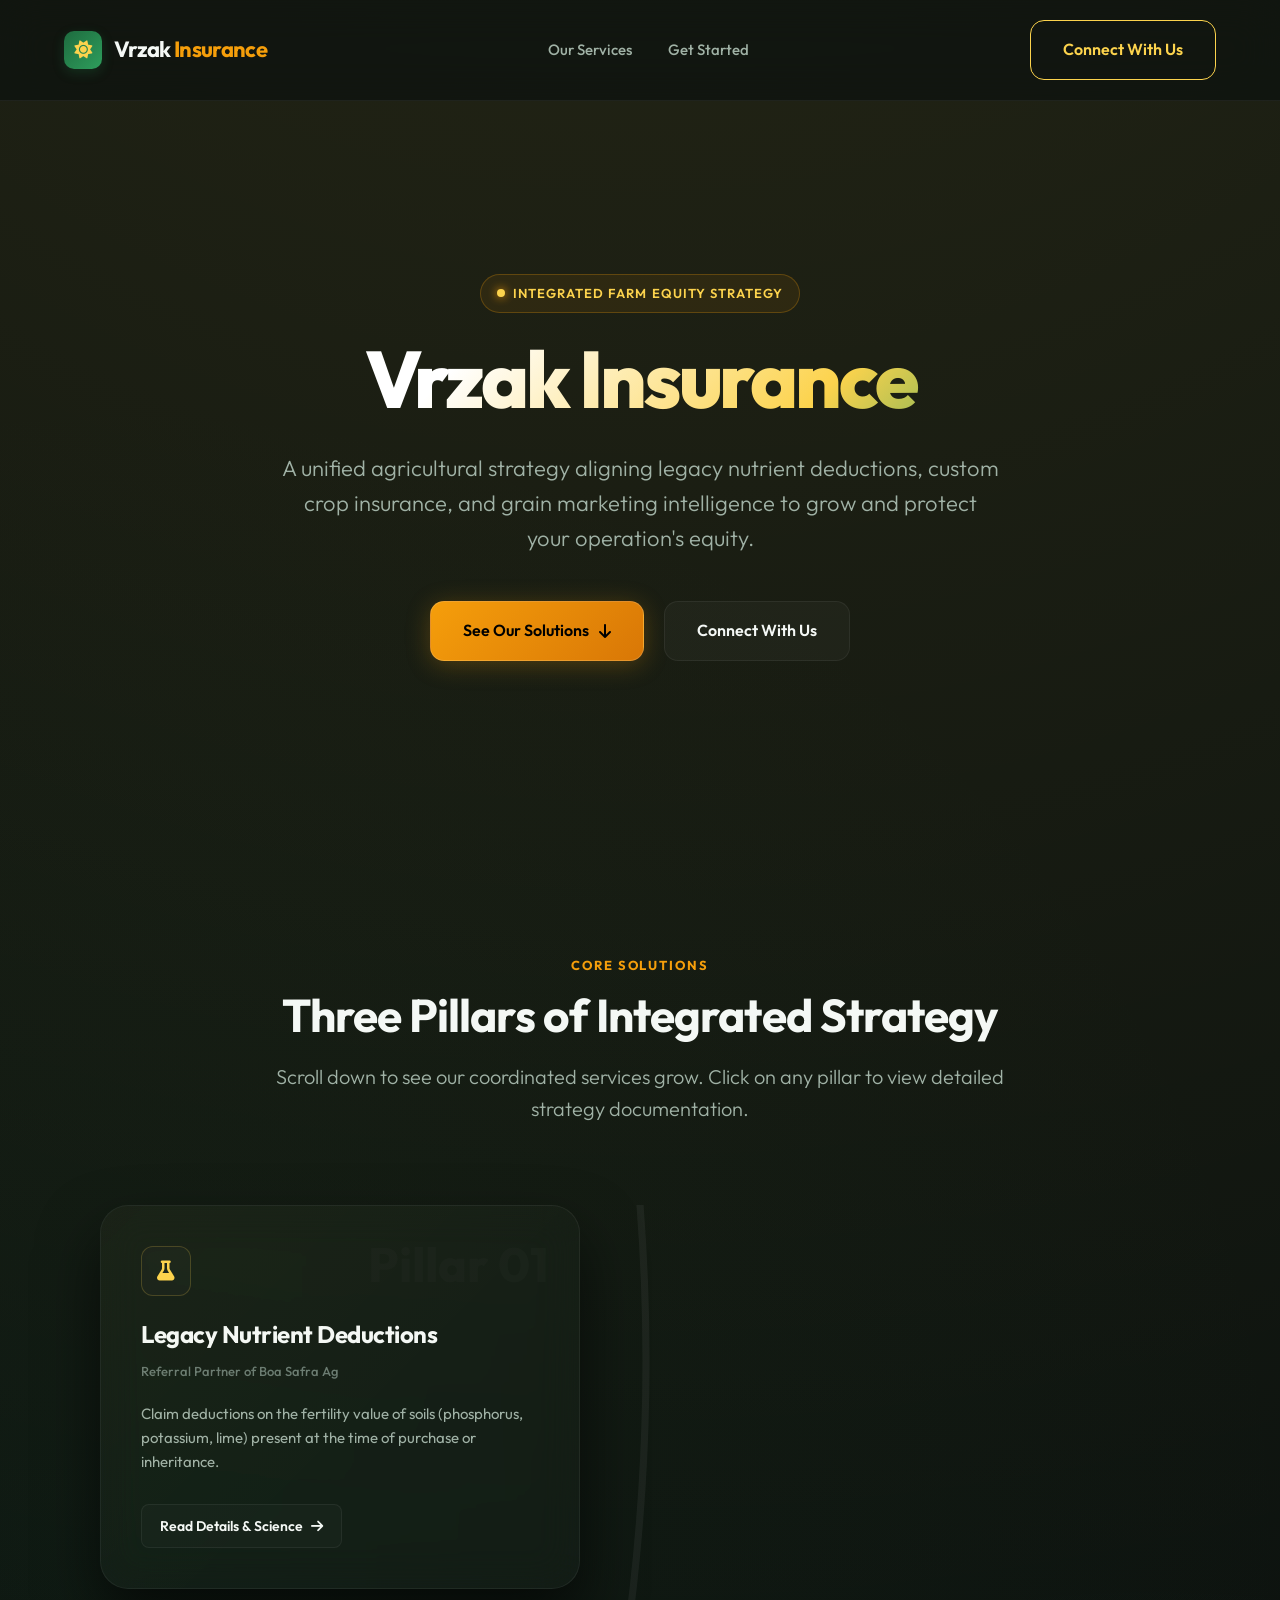
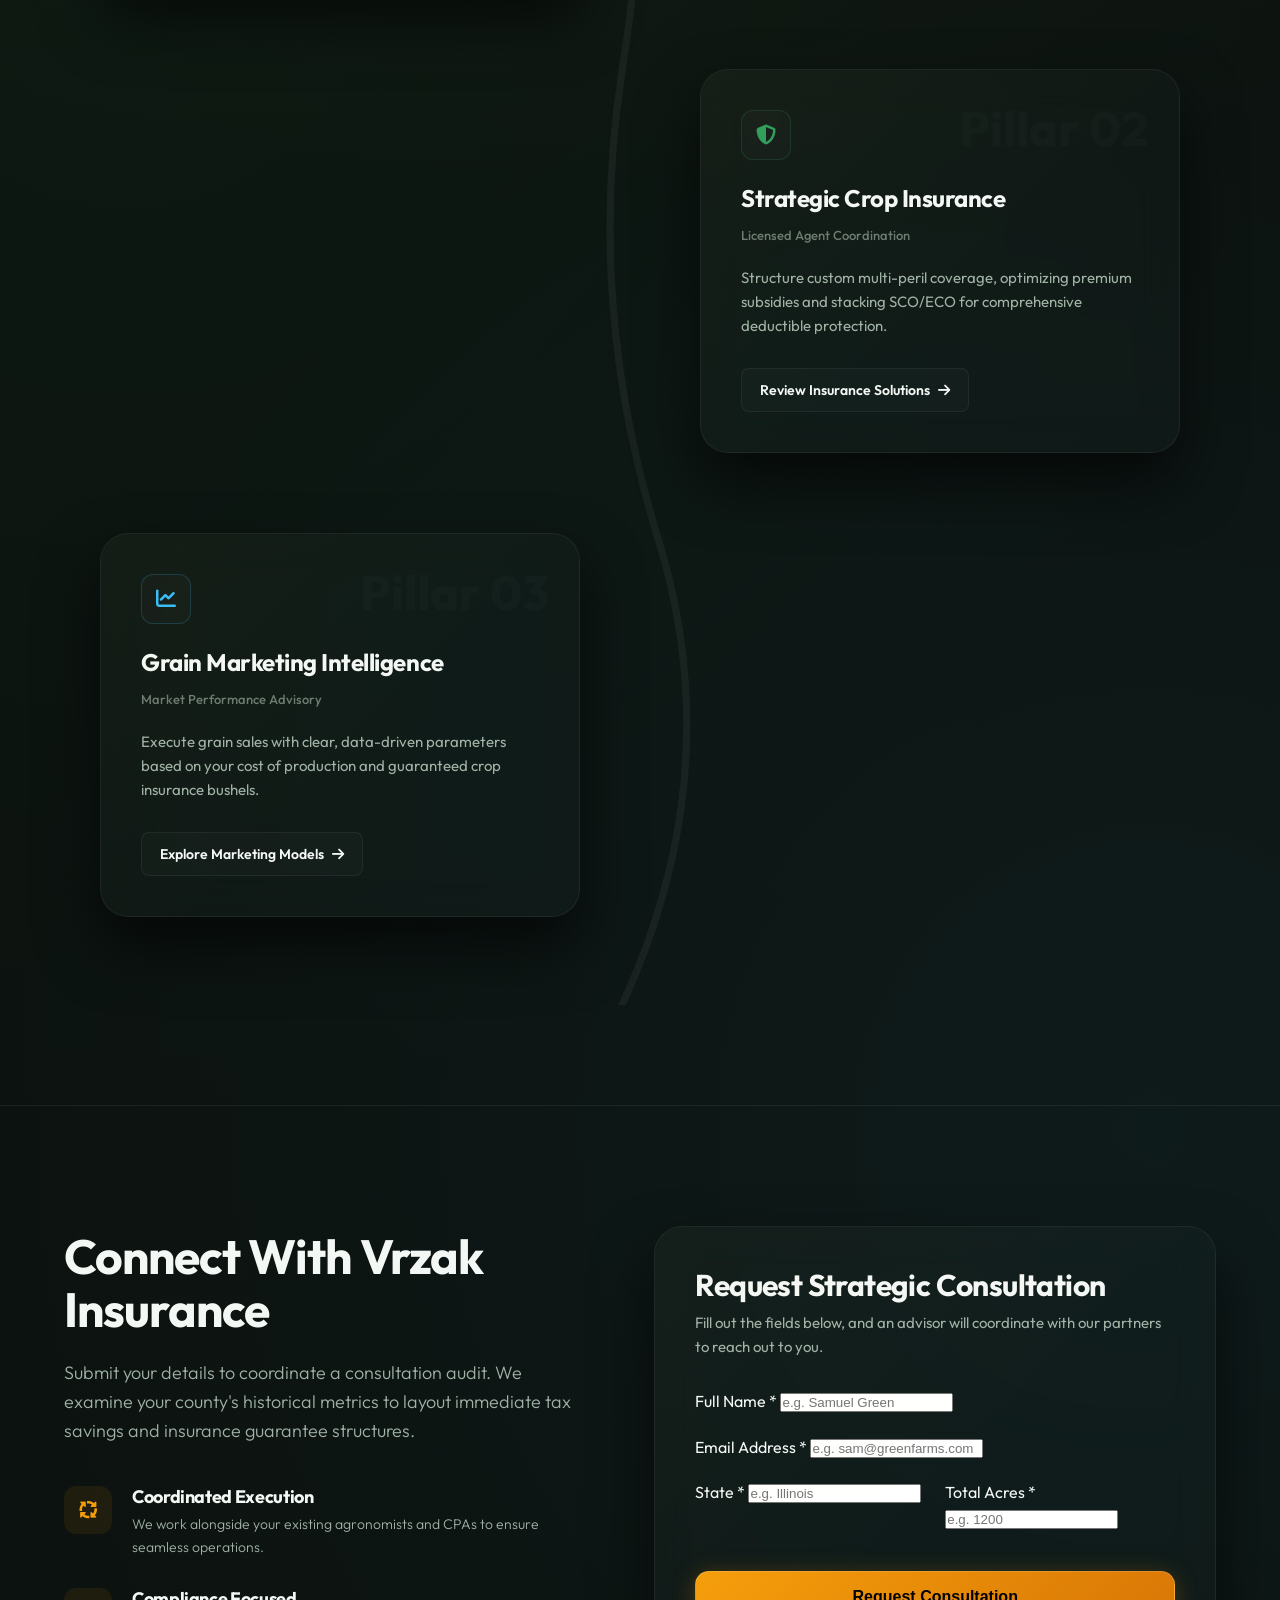
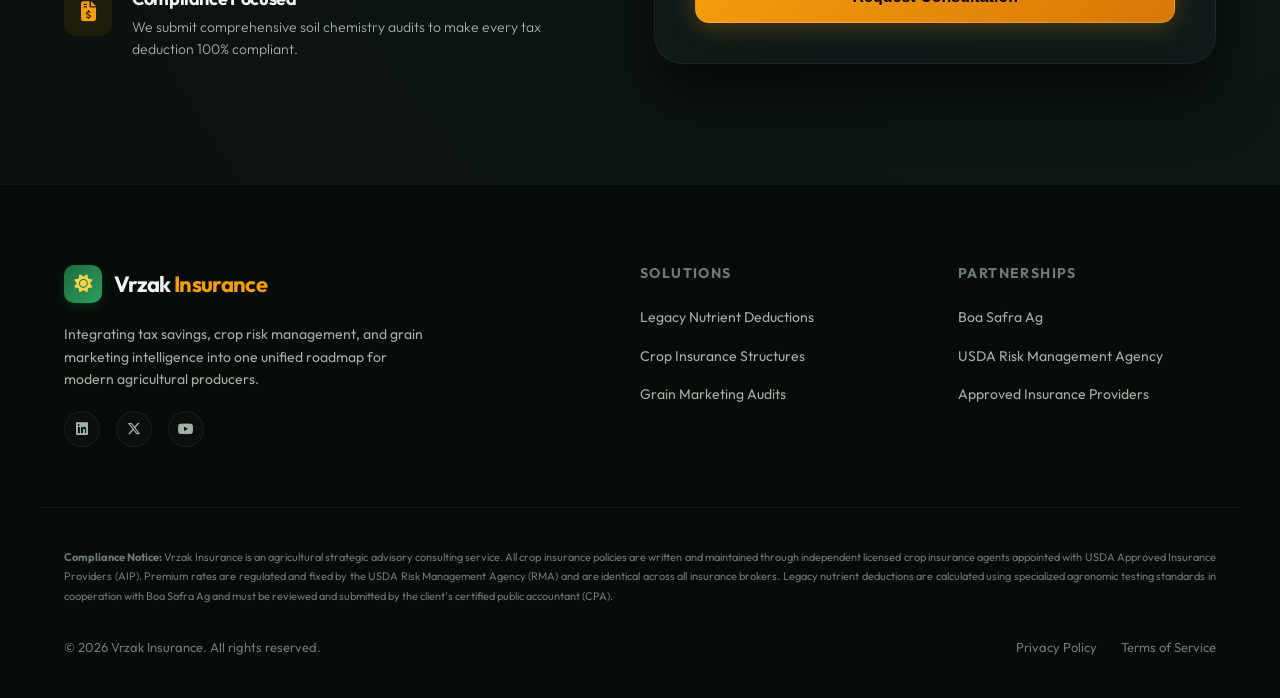
<file: index.html>
<!DOCTYPE html>
<html lang="en">
<head>
    <meta charset="UTF-8">
    <meta name="viewport" content="width=device-width, initial-scale=1.0">
    <title>Vrzak Insurance | Coordinated Farm Risk, Tax & Marketing Strategy</title>
    <meta name="description" content="Maximize your farm's equity, claim soil nutrient tax deductions, and secure your crop revenue with a unified advisory plan.">
    <!-- Google Fonts: Outfit & Playfair Display -->
    <link rel="preconnect" href="https://fonts.googleapis.com">
    <link rel="preconnect" href="https://fonts.gstatic.com" crossorigin>
    <link href="https://fonts.googleapis.com/css2?family=Outfit:wght@300;400;500;600;700;800&family=Playfair+Display:ital,wght@0,400;0,600;0,700;1,400&display=swap" rel="stylesheet">
    <!-- FontAwesome for icons -->
    <link rel="stylesheet" href="https://cdnjs.cloudflare.com/ajax/libs/font-awesome/6.4.0/css/all.min.css">
    <link rel="stylesheet" href="index.css">
</head>
<body>

    <!-- Header Navigation -->
    <header class="main-header">
        <div class="header-container">
            <a href="index.html" class="logo">
                <span class="logo-icon"><i class="fa-solid fa-sun"></i></span>
                <span class="logo-text">Vrzak <span class="accent-text">Insurance</span></span>
            </a>
            <nav class="nav-menu" id="navMenu">
                <a href="#services" class="nav-link">Our Services</a>
                <a href="#contact" class="nav-link">Get Started</a>
            </nav>
            <div class="header-actions">
                <a href="#contact" class="btn btn-outline header-cta">Connect With Us</a>
                <button class="mobile-toggle" id="mobileToggle" aria-label="Toggle menu">
                    <i class="fa-solid fa-bars"></i>
                </button>
            </div>
        </div>
    </header>

    <!-- Hero Section (The Hook) -->
    <section class="hero-section">
        <div class="container hero-container">
            <div class="hero-content">
                <div class="badge"><span class="badge-dot"></span> Integrated Farm Equity Strategy</div>
                <h1 class="entrance-title">
                    Vrzak Insurance
                </h1>
                <p class="entrance-subtitle">
                    A unified agricultural strategy aligning legacy nutrient deductions, custom crop insurance, and grain marketing intelligence to grow and protect your operation's equity.
                </p>
                <div class="hero-actions">
                    <a href="#services" class="btn btn-primary">See Our Solutions <i class="fa-solid fa-arrow-down"></i></a>
                    <a href="#contact" class="btn btn-secondary">Connect With Us</a>
                </div>
            </div>
        </div>
    </section>

    <!-- The Stalk Growth Timeline Section (Triangular/Alternating Layout) -->
    <section id="services" class="stalk-section">
        <div class="section-header">
            <span class="section-pre-title">Core Solutions</span>
            <h2 class="section-title">Three Pillars of Integrated Strategy</h2>
            <p class="section-subtitle">Scroll down to see our coordinated services grow. Click on any pillar to view detailed strategy documentation.</p>
        </div>

        <div class="stalk-main-wrapper">
            <!-- Growing Stalk Vector Container -->
            <div class="stalk-line-container">
                <svg class="stalk-svg" viewBox="0 0 100 1200" preserveAspectRatio="none">
                    <!-- Background silent track -->
                    <path class="stalk-track" d="M50,0 Q65,200 35,400 T65,800 T35,1200" fill="none" stroke="rgba(255, 255, 255, 0.05)" stroke-width="6" stroke-linecap="round"/>
                    <!-- Active growing path with length normalized to 1 -->
                    <path id="stalk-path" class="stalk-path" pathLength="1" d="M50,0 Q65,200 35,400 T65,800 T35,1200" fill="none" stroke="url(#stalk-gradient)" stroke-width="6" stroke-linecap="round"/>
                    
                    <defs>
                        <linearGradient id="stalk-gradient" x1="0%" y1="0%" x2="0%" y2="100%">
                            <stop offset="0%" stop-color="#F59E0B" /> <!-- Harvest Gold -->
                            <stop offset="60%" stop-color="#2E9E5C" /> <!-- Crop Green -->
                            <stop offset="100%" stop-color="#1E6B3F" /> <!-- Deep Green -->
                        </linearGradient>
                    </defs>
                </svg>
            </div>

            <!-- Stalk Rows containing nodes, leaves, and services -->
            <div class="container stalk-rows-container">
                
                <!-- Row 1: Legacy Nutrient Deductions -->
                <div class="stalk-row left-card" id="row-1">
                    <div class="stalk-card-wrapper">
                        <div class="service-card glass-card">
                            <div class="pillar-number">Pillar 01</div>
                            <div class="service-icon color-1"><i class="fa-solid fa-flask"></i></div>
                            <h3>Legacy Nutrient Deductions</h3>
                            <p class="service-partner">Referral Partner of Boa Safra Ag</p>
                            <p class="service-desc">
                                Claim deductions on the fertility value of soils (phosphorus, potassium, lime) present at the time of purchase or inheritance.
                            </p>
                            <a href="nutrient-deductions.html" class="btn-card-action">Read Details & Science <i class="fa-solid fa-arrow-right"></i></a>
                        </div>
                    </div>
                    <div class="stalk-center-node">
                        <div class="node-dot"></div>
                        <svg class="leaf-svg leaf-left" viewBox="0 0 100 50">
                            <path d="M100,25 Q50,0 0,25 Q50,50 100,25" fill="#2E9E5C" />
                        </svg>
                    </div>
                    <div class="stalk-empty-space"></div>
                </div>

                <!-- Row 2: Strategic Crop Insurance -->
                <div class="stalk-row right-card" id="row-2">
                    <div class="stalk-empty-space"></div>
                    <div class="stalk-center-node">
                        <div class="node-dot"></div>
                        <svg class="leaf-svg leaf-right" viewBox="0 0 100 50">
                            <path d="M0,25 Q50,0 100,25 Q50,50 0,25" fill="#2E9E5C" />
                        </svg>
                    </div>
                    <div class="stalk-card-wrapper">
                        <div class="service-card glass-card">
                            <div class="pillar-number">Pillar 02</div>
                            <div class="service-icon color-2"><i class="fa-solid fa-shield-halved"></i></div>
                            <h3>Strategic Crop Insurance</h3>
                            <p class="service-partner">Licensed Agent Coordination</p>
                            <p class="service-desc">
                                Structure custom multi-peril coverage, optimizing premium subsidies and stacking SCO/ECO for comprehensive deductible protection.
                            </p>
                            <a href="crop-insurance.html" class="btn-card-action">Review Insurance Solutions <i class="fa-solid fa-arrow-right"></i></a>
                        </div>
                    </div>
                </div>

                <!-- Row 3: Grain Marketing Intelligence -->
                <div class="stalk-row left-card" id="row-3">
                    <div class="stalk-card-wrapper">
                        <div class="service-card glass-card">
                            <div class="pillar-number">Pillar 03</div>
                            <div class="service-icon color-3"><i class="fa-solid fa-chart-line"></i></div>
                            <h3>Grain Marketing Intelligence</h3>
                            <p class="service-partner">Market Performance Advisory</p>
                            <p class="service-desc">
                                Execute grain sales with clear, data-driven parameters based on your cost of production and guaranteed crop insurance bushels.
                            </p>
                            <a href="grain-marketing.html" class="btn-card-action">Explore Marketing Models <i class="fa-solid fa-arrow-right"></i></a>
                        </div>
                    </div>
                    <div class="stalk-center-node">
                        <div class="node-dot"></div>
                        <svg class="leaf-svg leaf-left" viewBox="0 0 100 50">
                            <path d="M100,25 Q50,0 0,25 Q50,50 100,25" fill="#2E9E5C" />
                        </svg>
                    </div>
                    <div class="stalk-empty-space"></div>
                </div>

            </div>
        </div>
    </section>

    <!-- Intake Contact Form (Clean Inline Card at the bottom) -->
    <section id="contact" class="contact-section">
        <div class="container contact-container">
            <div class="contact-info-block">
                <h2>Connect With Vrzak Insurance</h2>
                <p>Submit your details to coordinate a consultation audit. We examine your county's historical metrics to layout immediate tax savings and insurance guarantee structures.</p>
                
                <div class="contact-bullets">
                    <div class="bullet-item">
                        <div class="bullet-icon"><i class="fa-solid fa-arrows-spin"></i></div>
                        <div>
                            <h4>Coordinated Execution</h4>
                            <p>We work alongside your existing agronomists and CPAs to ensure seamless operations.</p>
                        </div>
                    </div>
                    <div class="bullet-item">
                        <div class="bullet-icon"><i class="fa-solid fa-file-invoice-dollar"></i></div>
                        <div>
                            <h4>Compliance Focused</h4>
                            <p>We submit comprehensive soil chemistry audits to make every tax deduction 100% compliant.</p>
                        </div>
                    </div>
                </div>
            </div>

            <!-- Form Card -->
            <div class="contact-form-block glass-card">
                <h3>Request Strategic Consultation</h3>
                <p>Fill out the fields below, and an advisor will coordinate with our partners to reach out to you.</p>
                
                <form id="leadForm">
                    <div class="form-group">
                        <label for="fullName">Full Name *</label>
                        <input type="text" id="fullName" class="form-control" placeholder="e.g. Samuel Green" required>
                    </div>
                    
                    <div class="form-group">
                        <label for="email">Email Address *</label>
                        <input type="email" id="email" class="form-control" placeholder="e.g. sam@greenfarms.com" required>
                    </div>

                    <div class="form-row">
                        <div class="form-group">
                            <label for="location">State *</label>
                            <input type="text" id="location" class="form-control" placeholder="e.g. Illinois" required>
                        </div>
                        <div class="form-group">
                            <label for="acres">Total Acres *</label>
                            <input type="number" id="acres" class="form-control" placeholder="e.g. 1200" required>
                        </div>
                    </div>

                    <button type="submit" class="btn btn-primary btn-block">Request Consultation</button>
                </form>
                
                <div id="formSuccess" class="form-success-msg">
                    <i class="fa-solid fa-circle-check"></i>
                    <h4>Inquiry Submitted</h4>
                    <p>Thank you! Your information has been securely saved. Our team will verify your state's regional baselines and contact you shortly.</p>
                </div>
            </div>
        </div>
    </section>

    <!-- Footer Section -->
    <footer class="main-footer">
        <div class="container footer-grid">
            <div class="footer-brand">
                <a href="#" class="logo">
                    <span class="logo-icon"><i class="fa-solid fa-sun"></i></span>
                    <span class="logo-text">Vrzak <span class="accent-text">Insurance</span></span>
                </a>
                <p>Integrating tax savings, crop risk management, and grain marketing intelligence into one unified roadmap for modern agricultural producers.</p>
                <div class="social-links">
                    <a href="#"><i class="fa-brands fa-linkedin"></i></a>
                    <a href="#"><i class="fa-brands fa-x-twitter"></i></a>
                    <a href="#"><i class="fa-brands fa-youtube"></i></a>
                </div>
            </div>
            
            <div class="footer-links">
                <h4>Solutions</h4>
                <a href="nutrient-deductions.html">Legacy Nutrient Deductions</a>
                <a href="crop-insurance.html">Crop Insurance Structures</a>
                <a href="grain-marketing.html">Grain Marketing Audits</a>
            </div>

            <div class="footer-links">
                <h4>Partnerships</h4>
                <a href="https://boasafraag.com" target="_blank" rel="noopener">Boa Safra Ag</a>
                <a href="#">USDA Risk Management Agency</a>
                <a href="#">Approved Insurance Providers</a>
            </div>
        </div>

        <div class="footer-bottom container">
            <div class="compliance-disclaimer">
                <p><strong>Compliance Notice:</strong> Vrzak Insurance is an agricultural strategic advisory consulting service. All crop insurance policies are written and maintained through independent licensed crop insurance agents appointed with USDA Approved Insurance Providers (AIP). Premium rates are regulated and fixed by the USDA Risk Management Agency (RMA) and are identical across all insurance brokers. Legacy nutrient deductions are calculated using specialized agronomic testing standards in cooperation with Boa Safra Ag and must be reviewed and submitted by the client's certified public accountant (CPA).</p>
            </div>
            <div class="footer-meta">
                <p>&copy; 2026 Vrzak Insurance. All rights reserved.</p>
                <div class="meta-links">
                    <a href="#">Privacy Policy</a>
                    <a href="#">Terms of Service</a>
                </div>
            </div>
        </div>
    </footer>

    <script src="app.js"></script>
</body>
</html>
</file>
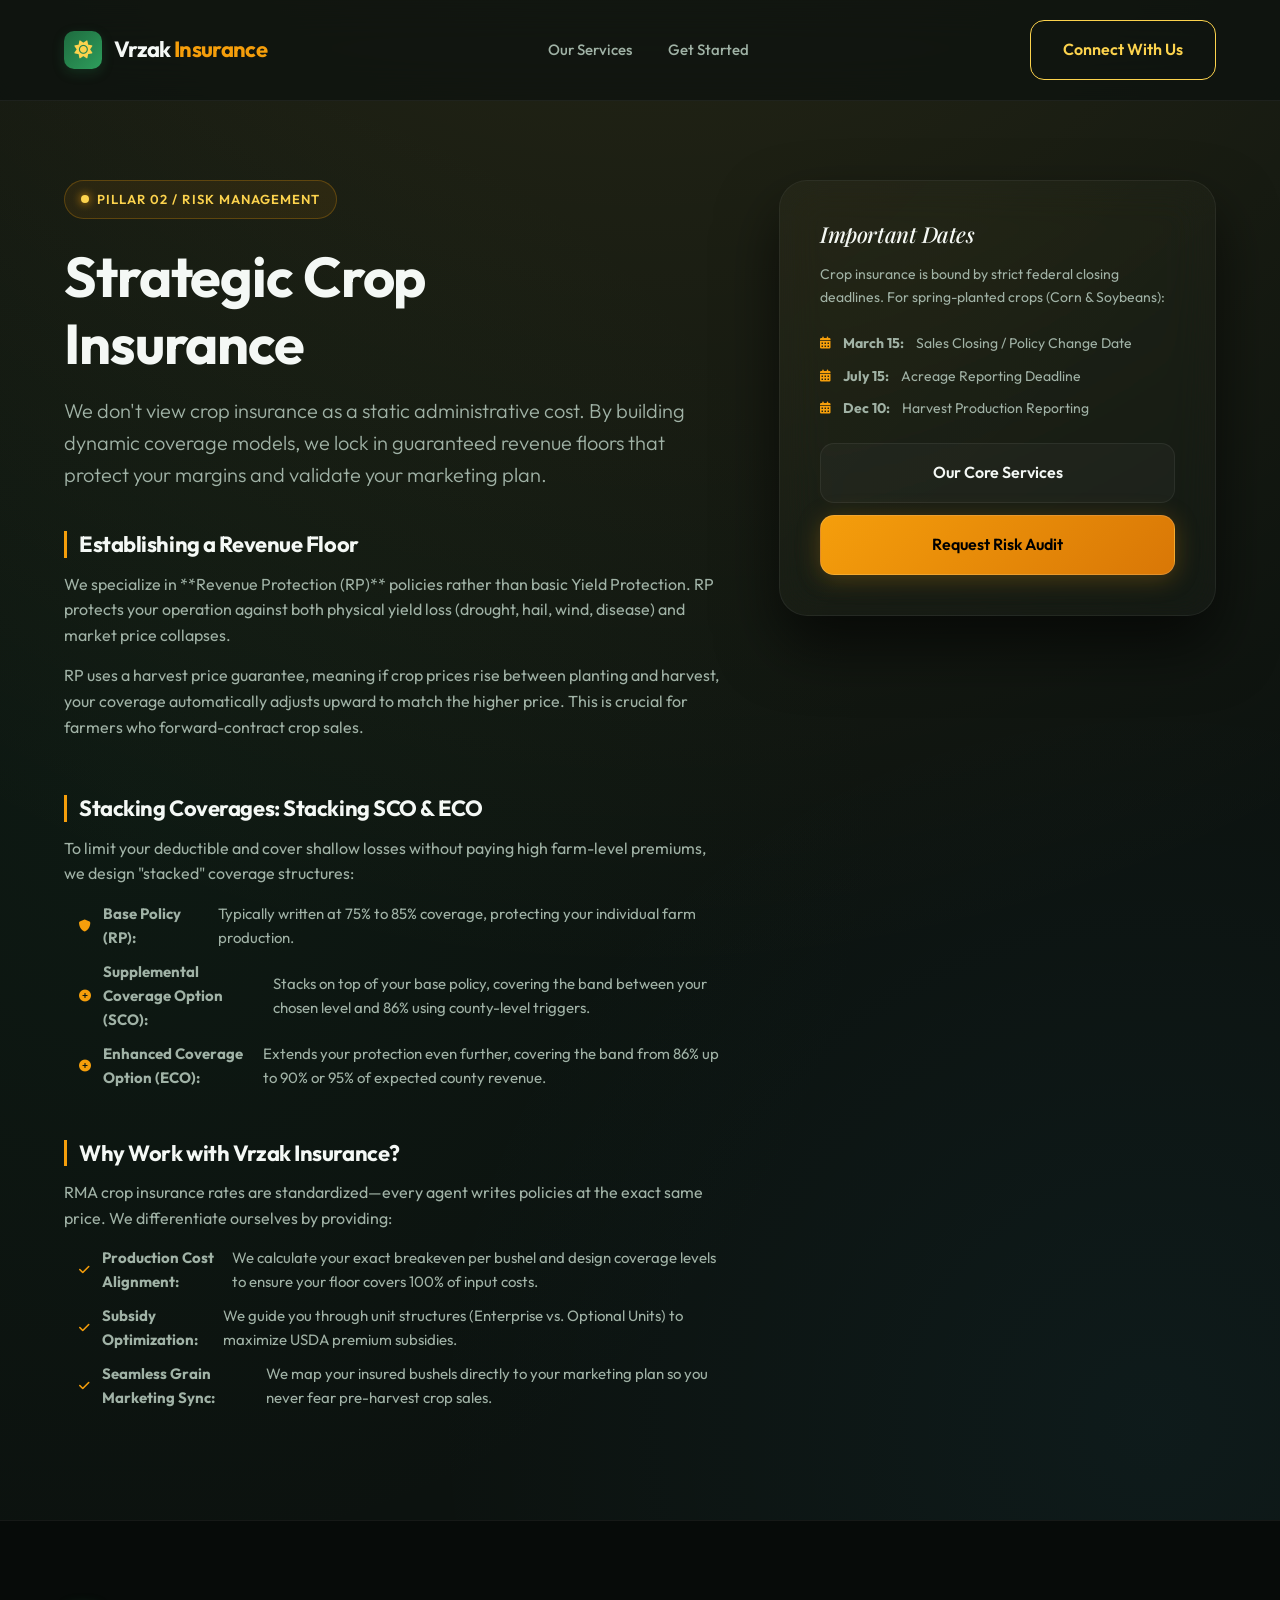
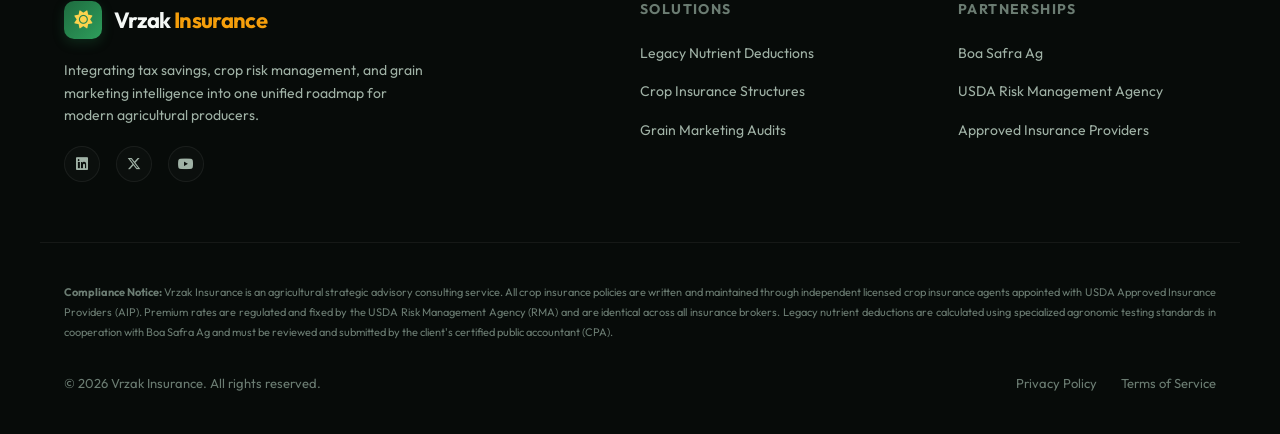
<file: crop-insurance.html>
<!DOCTYPE html>
<html lang="en">
<head>
    <meta charset="UTF-8">
    <meta name="viewport" content="width=device-width, initial-scale=1.0">
    <title>Strategic Crop Insurance | Vrzak Insurance</title>
    <meta name="description" content="Structure a robust crop insurance plan layering base protection with SCO and ECO endorsements.">
    <!-- Google Fonts: Outfit & Playfair Display -->
    <link rel="preconnect" href="https://fonts.googleapis.com">
    <link rel="preconnect" href="https://fonts.gstatic.com" crossorigin>
    <link href="https://fonts.googleapis.com/css2?family=Outfit:wght@300;400;500;600;700;800&family=Playfair+Display:ital,wght@0,400;0,600;0,700;1,400&display=swap" rel="stylesheet">
    <!-- FontAwesome for icons -->
    <link rel="stylesheet" href="https://cdnjs.cloudflare.com/ajax/libs/font-awesome/6.4.0/css/all.min.css">
    <link rel="stylesheet" href="index.css">
</head>
<body>

    <!-- Header Navigation -->
    <header class="main-header">
        <div class="header-container">
            <a href="index.html" class="logo">
                <span class="logo-icon"><i class="fa-solid fa-sun"></i></span>
                <span class="logo-text">Vrzak <span class="accent-text">Insurance</span></span>
            </a>
            <nav class="nav-menu" id="navMenu">
                <a href="index.html#services" class="nav-link">Our Services</a>
                <a href="index.html#contact" class="nav-link">Get Started</a>
            </nav>
            <div class="header-actions">
                <a href="index.html#contact" class="btn btn-outline header-cta">Connect With Us</a>
                <button class="mobile-toggle" id="mobileToggle" aria-label="Toggle menu">
                    <i class="fa-solid fa-bars"></i>
                </button>
            </div>
        </div>
    </header>

    <!-- Sub-Page Layout -->
    <section class="subpage-section">
        <div class="container subpage-grid">
            <div class="subpage-content">
                <div class="badge"><span class="badge-dot"></span> Pillar 02 / Risk Management</div>
                <h1>Strategic Crop <br><span class="gradient-text text-serif">Insurance</span></h1>
                
                <p class="subpage-intro">
                    We don't view crop insurance as a static administrative cost. By building dynamic coverage models, we lock in guaranteed revenue floors that protect your margins and validate your marketing plan.
                </p>

                <div class="subpage-body">
                    <div class="info-block">
                        <h3>Establishing a Revenue Floor</h3>
                        <p>
                            We specialize in **Revenue Protection (RP)** policies rather than basic Yield Protection. RP protects your operation against both physical yield loss (drought, hail, wind, disease) and market price collapses.
                        </p>
                        <p>
                            RP uses a harvest price guarantee, meaning if crop prices rise between planting and harvest, your coverage automatically adjusts upward to match the higher price. This is crucial for farmers who forward-contract crop sales.
                        </p>
                    </div>

                    <div class="info-block">
                        <h3>Stacking Coverages: Stacking SCO & ECO</h3>
                        <p>
                            To limit your deductible and cover shallow losses without paying high farm-level premiums, we design "stacked" coverage structures:
                        </p>
                        <ul>
                            <li><i class="fa-solid fa-shield"></i> <strong>Base Policy (RP):</strong> Typically written at 75% to 85% coverage, protecting your individual farm production.</li>
                            <li><i class="fa-solid fa-circle-plus"></i> <strong>Supplemental Coverage Option (SCO):</strong> Stacks on top of your base policy, covering the band between your chosen level and 86% using county-level triggers.</li>
                            <li><i class="fa-solid fa-circle-plus"></i> <strong>Enhanced Coverage Option (ECO):</strong> Extends your protection even further, covering the band from 86% up to 90% or 95% of expected county revenue.</li>
                        </ul>
                    </div>

                    <div class="info-block">
                        <h3>Why Work with Vrzak Insurance?</h3>
                        <p>
                            RMA crop insurance rates are standardized—every agent writes policies at the exact same price. We differentiate ourselves by providing:
                        </p>
                        <ul>
                            <li><i class="fa-solid fa-check"></i> <strong>Production Cost Alignment:</strong> We calculate your exact breakeven per bushel and design coverage levels to ensure your floor covers 100% of input costs.</li>
                            <li><i class="fa-solid fa-check"></i> <strong>Subsidy Optimization:</strong> We guide you through unit structures (Enterprise vs. Optional Units) to maximize USDA premium subsidies.</li>
                            <li><i class="fa-solid fa-check"></i> <strong>Seamless Grain Marketing Sync:</strong> We map your insured bushels directly to your marketing plan so you never fear pre-harvest crop sales.</li>
                        </ul>
                    </div>
                </div>
            </div>

            <!-- Sidebar -->
            <div class="subpage-sidebar">
                <div class="glass-card sidebar-card">
                    <h3>Important Dates</h3>
                    <p>Crop insurance is bound by strict federal closing deadlines. For spring-planted crops (Corn & Soybeans):</p>
                    <ul class="info-block" style="margin-left: 0; margin-bottom: 24px;">
                        <li style="font-size: 14px;"><i class="fa-solid fa-calendar-days"></i> <strong>March 15:</strong> Sales Closing / Policy Change Date</li>
                        <li style="font-size: 14px;"><i class="fa-solid fa-calendar-days"></i> <strong>July 15:</strong> Acreage Reporting Deadline</li>
                        <li style="font-size: 14px;"><i class="fa-solid fa-calendar-days"></i> <strong>Dec 10:</strong> Harvest Production Reporting</li>
                    </ul>
                    
                    <a href="index.html#services" class="btn btn-secondary btn-block">Our Core Services</a>
                    <a href="index.html#contact" class="btn btn-primary btn-block" style="margin-top: 12px;">Request Risk Audit</a>
                </div>
            </div>
        </div>
    </section>

    <!-- Footer -->
    <footer class="main-footer">
        <div class="container footer-grid">
            <div class="footer-brand">
                <a href="#" class="logo">
                    <span class="logo-icon"><i class="fa-solid fa-sun"></i></span>
                    <span class="logo-text">Vrzak <span class="accent-text">Insurance</span></span>
                </a>
                <p>Integrating tax savings, crop risk management, and grain marketing intelligence into one unified roadmap for modern agricultural producers.</p>
                <div class="social-links">
                    <a href="#"><i class="fa-brands fa-linkedin"></i></a>
                    <a href="#"><i class="fa-brands fa-x-twitter"></i></a>
                    <a href="#"><i class="fa-brands fa-youtube"></i></a>
                </div>
            </div>
            
            <div class="footer-links">
                <h4>Solutions</h4>
                <a href="nutrient-deductions.html">Legacy Nutrient Deductions</a>
                <a href="crop-insurance.html">Crop Insurance Structures</a>
                <a href="grain-marketing.html">Grain Marketing Audits</a>
            </div>

            <div class="footer-links">
                <h4>Partnerships</h4>
                <a href="https://boasafraag.com" target="_blank" rel="noopener">Boa Safra Ag</a>
                <a href="#">USDA Risk Management Agency</a>
                <a href="#">Approved Insurance Providers</a>
            </div>
        </div>

        <div class="footer-bottom container">
            <div class="compliance-disclaimer">
                <p><strong>Compliance Notice:</strong> Vrzak Insurance is an agricultural strategic advisory consulting service. All crop insurance policies are written and maintained through independent licensed crop insurance agents appointed with USDA Approved Insurance Providers (AIP). Premium rates are regulated and fixed by the USDA Risk Management Agency (RMA) and are identical across all insurance brokers. Legacy nutrient deductions are calculated using specialized agronomic testing standards in cooperation with Boa Safra Ag and must be reviewed and submitted by the client's certified public accountant (CPA).</p>
            </div>
            <div class="footer-meta">
                <p>&copy; 2026 Vrzak Insurance. All rights reserved.</p>
                <div class="meta-links">
                    <a href="#">Privacy Policy</a>
                    <a href="#">Terms of Service</a>
                </div>
            </div>
        </div>
    </footer>

    <script src="app.js"></script>
</body>
</html>
</file>
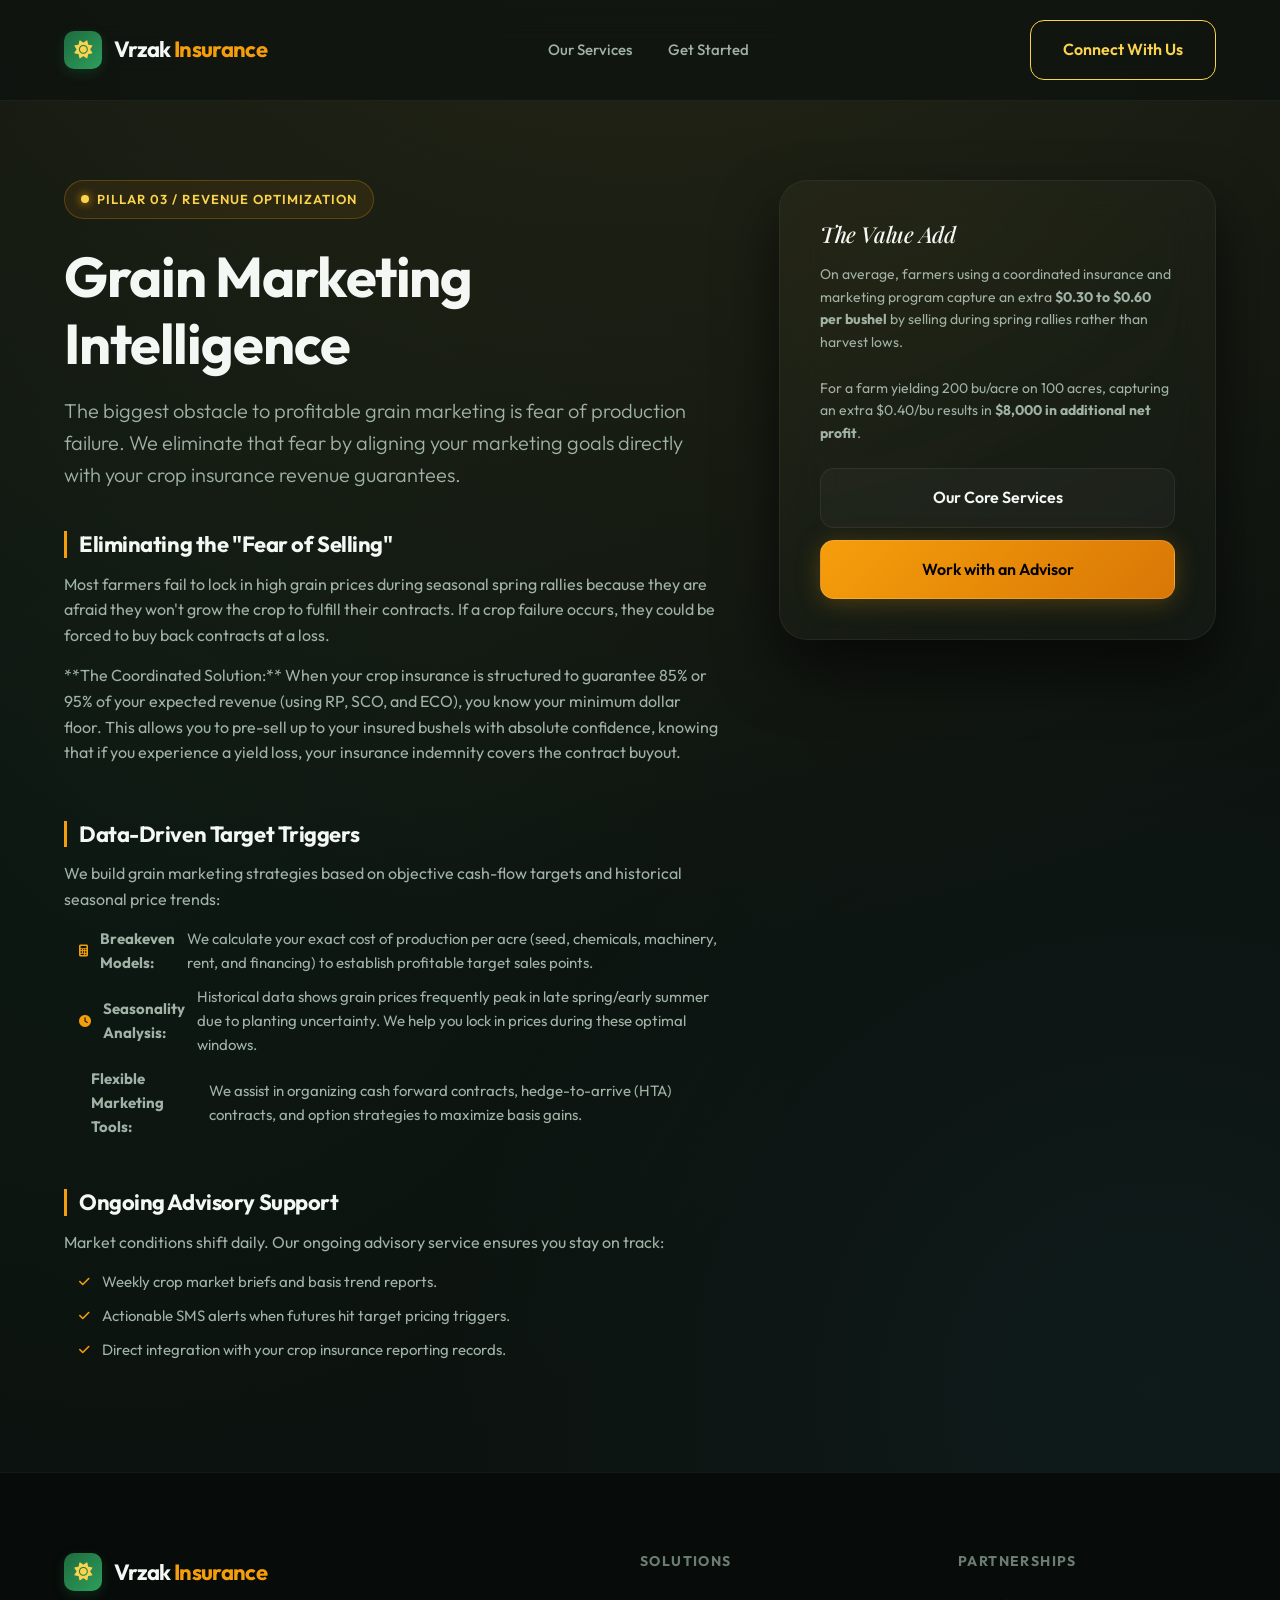
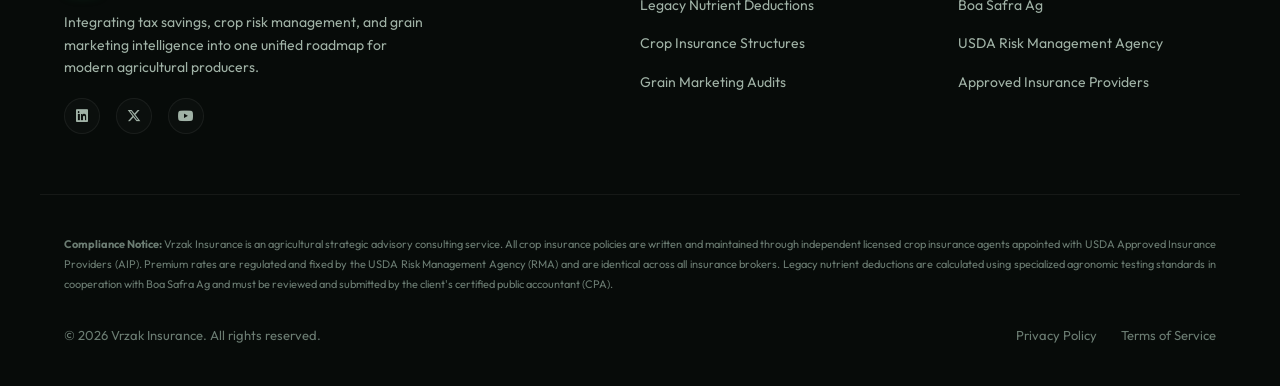
<file: grain-marketing.html>
<!DOCTYPE html>
<html lang="en">
<head>
    <meta charset="UTF-8">
    <meta name="viewport" content="width=device-width, initial-scale=1.0">
    <title>Grain Marketing Intelligence | Vrzak Insurance</title>
    <meta name="description" content="Leverage insurance guarantees to execute bold, highly profitable grain marketing strategies.">
    <!-- Google Fonts: Outfit & Playfair Display -->
    <link rel="preconnect" href="https://fonts.googleapis.com">
    <link rel="preconnect" href="https://fonts.gstatic.com" crossorigin>
    <link href="https://fonts.googleapis.com/css2?family=Outfit:wght@300;400;500;600;700;800&family=Playfair+Display:ital,wght@0,400;0,600;0,700;1,400&display=swap" rel="stylesheet">
    <!-- FontAwesome for icons -->
    <link rel="stylesheet" href="https://cdnjs.cloudflare.com/ajax/libs/font-awesome/6.4.0/css/all.min.css">
    <link rel="stylesheet" href="index.css">
</head>
<body>

    <!-- Header Navigation -->
    <header class="main-header">
        <div class="header-container">
            <a href="index.html" class="logo">
                <span class="logo-icon"><i class="fa-solid fa-sun"></i></span>
                <span class="logo-text">Vrzak <span class="accent-text">Insurance</span></span>
            </a>
            <nav class="nav-menu" id="navMenu">
                <a href="index.html#services" class="nav-link">Our Services</a>
                <a href="index.html#contact" class="nav-link">Get Started</a>
            </nav>
            <div class="header-actions">
                <a href="index.html#contact" class="btn btn-outline header-cta">Connect With Us</a>
                <button class="mobile-toggle" id="mobileToggle" aria-label="Toggle menu">
                    <i class="fa-solid fa-bars"></i>
                </button>
            </div>
        </div>
    </header>

    <!-- Sub-Page Layout -->
    <section class="subpage-section">
        <div class="container subpage-grid">
            <div class="subpage-content">
                <div class="badge"><span class="badge-dot"></span> Pillar 03 / Revenue Optimization</div>
                <h1>Grain Marketing <br><span class="gradient-text text-serif">Intelligence</span></h1>
                
                <p class="subpage-intro">
                    The biggest obstacle to profitable grain marketing is fear of production failure. We eliminate that fear by aligning your marketing goals directly with your crop insurance revenue guarantees.
                </p>

                <div class="subpage-body">
                    <div class="info-block">
                        <h3>Eliminating the "Fear of Selling"</h3>
                        <p>
                            Most farmers fail to lock in high grain prices during seasonal spring rallies because they are afraid they won't grow the crop to fulfill their contracts. If a crop failure occurs, they could be forced to buy back contracts at a loss.
                        </p>
                        <p>
                            **The Coordinated Solution:** When your crop insurance is structured to guarantee 85% or 95% of your expected revenue (using RP, SCO, and ECO), you know your minimum dollar floor. This allows you to pre-sell up to your insured bushels with absolute confidence, knowing that if you experience a yield loss, your insurance indemnity covers the contract buyout.
                        </p>
                    </div>

                    <div class="info-block">
                        <h3>Data-Driven Target Triggers</h3>
                        <p>
                            We build grain marketing strategies based on objective cash-flow targets and historical seasonal price trends:
                        </p>
                        <ul>
                            <li><i class="fa-solid fa-calculator"></i> <strong>Breakeven Models:</strong> We calculate your exact cost of production per acre (seed, chemicals, machinery, rent, and financing) to establish profitable target sales points.</li>
                            <li><i class="fa-solid fa-clock"></i> <strong>Seasonality Analysis:</strong> Historical data shows grain prices frequently peak in late spring/early summer due to planting uncertainty. We help you lock in prices during these optimal windows.</li>
                            <li><i class="fa-solid fa-chart-line-up"></i> <strong>Flexible Marketing Tools:</strong> We assist in organizing cash forward contracts, hedge-to-arrive (HTA) contracts, and option strategies to maximize basis gains.</li>
                        </ul>
                    </div>

                    <div class="info-block">
                        <h3>Ongoing Advisory Support</h3>
                        <p>
                            Market conditions shift daily. Our ongoing advisory service ensures you stay on track:
                        </p>
                        <ul>
                            <li><i class="fa-solid fa-check"></i> Weekly crop market briefs and basis trend reports.</li>
                            <li><i class="fa-solid fa-check"></i> Actionable SMS alerts when futures hit target pricing triggers.</li>
                            <li><i class="fa-solid fa-check"></i> Direct integration with your crop insurance reporting records.</li>
                        </ul>
                    </div>
                </div>
            </div>

            <!-- Sidebar -->
            <div class="subpage-sidebar">
                <div class="glass-card sidebar-card">
                    <h3>The Value Add</h3>
                    <p>On average, farmers using a coordinated insurance and marketing program capture an extra <strong>$0.30 to $0.60 per bushel</strong> by selling during spring rallies rather than harvest lows.</p>
                    <p>For a farm yielding 200 bu/acre on 100 acres, capturing an extra $0.40/bu results in <strong>$8,000 in additional net profit</strong>.</p>
                    
                    <a href="index.html#services" class="btn btn-secondary btn-block">Our Core Services</a>
                    <a href="index.html#contact" class="btn btn-primary btn-block" style="margin-top: 12px;">Work with an Advisor</a>
                </div>
            </div>
        </div>
    </section>

    <!-- Footer -->
    <footer class="main-footer">
        <div class="container footer-grid">
            <div class="footer-brand">
                <a href="#" class="logo">
                    <span class="logo-icon"><i class="fa-solid fa-sun"></i></span>
                    <span class="logo-text">Vrzak <span class="accent-text">Insurance</span></span>
                </a>
                <p>Integrating tax savings, crop risk management, and grain marketing intelligence into one unified roadmap for modern agricultural producers.</p>
                <div class="social-links">
                    <a href="#"><i class="fa-brands fa-linkedin"></i></a>
                    <a href="#"><i class="fa-brands fa-x-twitter"></i></a>
                    <a href="#"><i class="fa-brands fa-youtube"></i></a>
                </div>
            </div>
            
            <div class="footer-links">
                <h4>Solutions</h4>
                <a href="nutrient-deductions.html">Legacy Nutrient Deductions</a>
                <a href="crop-insurance.html">Crop Insurance Structures</a>
                <a href="grain-marketing.html">Grain Marketing Audits</a>
            </div>

            <div class="footer-links">
                <h4>Partnerships</h4>
                <a href="https://boasafraag.com" target="_blank" rel="noopener">Boa Safra Ag</a>
                <a href="#">USDA Risk Management Agency</a>
                <a href="#">Approved Insurance Providers</a>
            </div>
        </div>

        <div class="footer-bottom container">
            <div class="compliance-disclaimer">
                <p><strong>Compliance Notice:</strong> Vrzak Insurance is an agricultural strategic advisory consulting service. All crop insurance policies are written and maintained through independent licensed crop insurance agents appointed with USDA Approved Insurance Providers (AIP). Premium rates are regulated and fixed by the USDA Risk Management Agency (RMA) and are identical across all insurance brokers. Legacy nutrient deductions are calculated using specialized agronomic testing standards in cooperation with Boa Safra Ag and must be reviewed and submitted by the client's certified public accountant (CPA).</p>
            </div>
            <div class="footer-meta">
                <p>&copy; 2026 Vrzak Insurance. All rights reserved.</p>
                <div class="meta-links">
                    <a href="#">Privacy Policy</a>
                    <a href="#">Terms of Service</a>
                </div>
            </div>
        </div>
    </footer>

    <script src="app.js"></script>
</body>
</html>
</file>
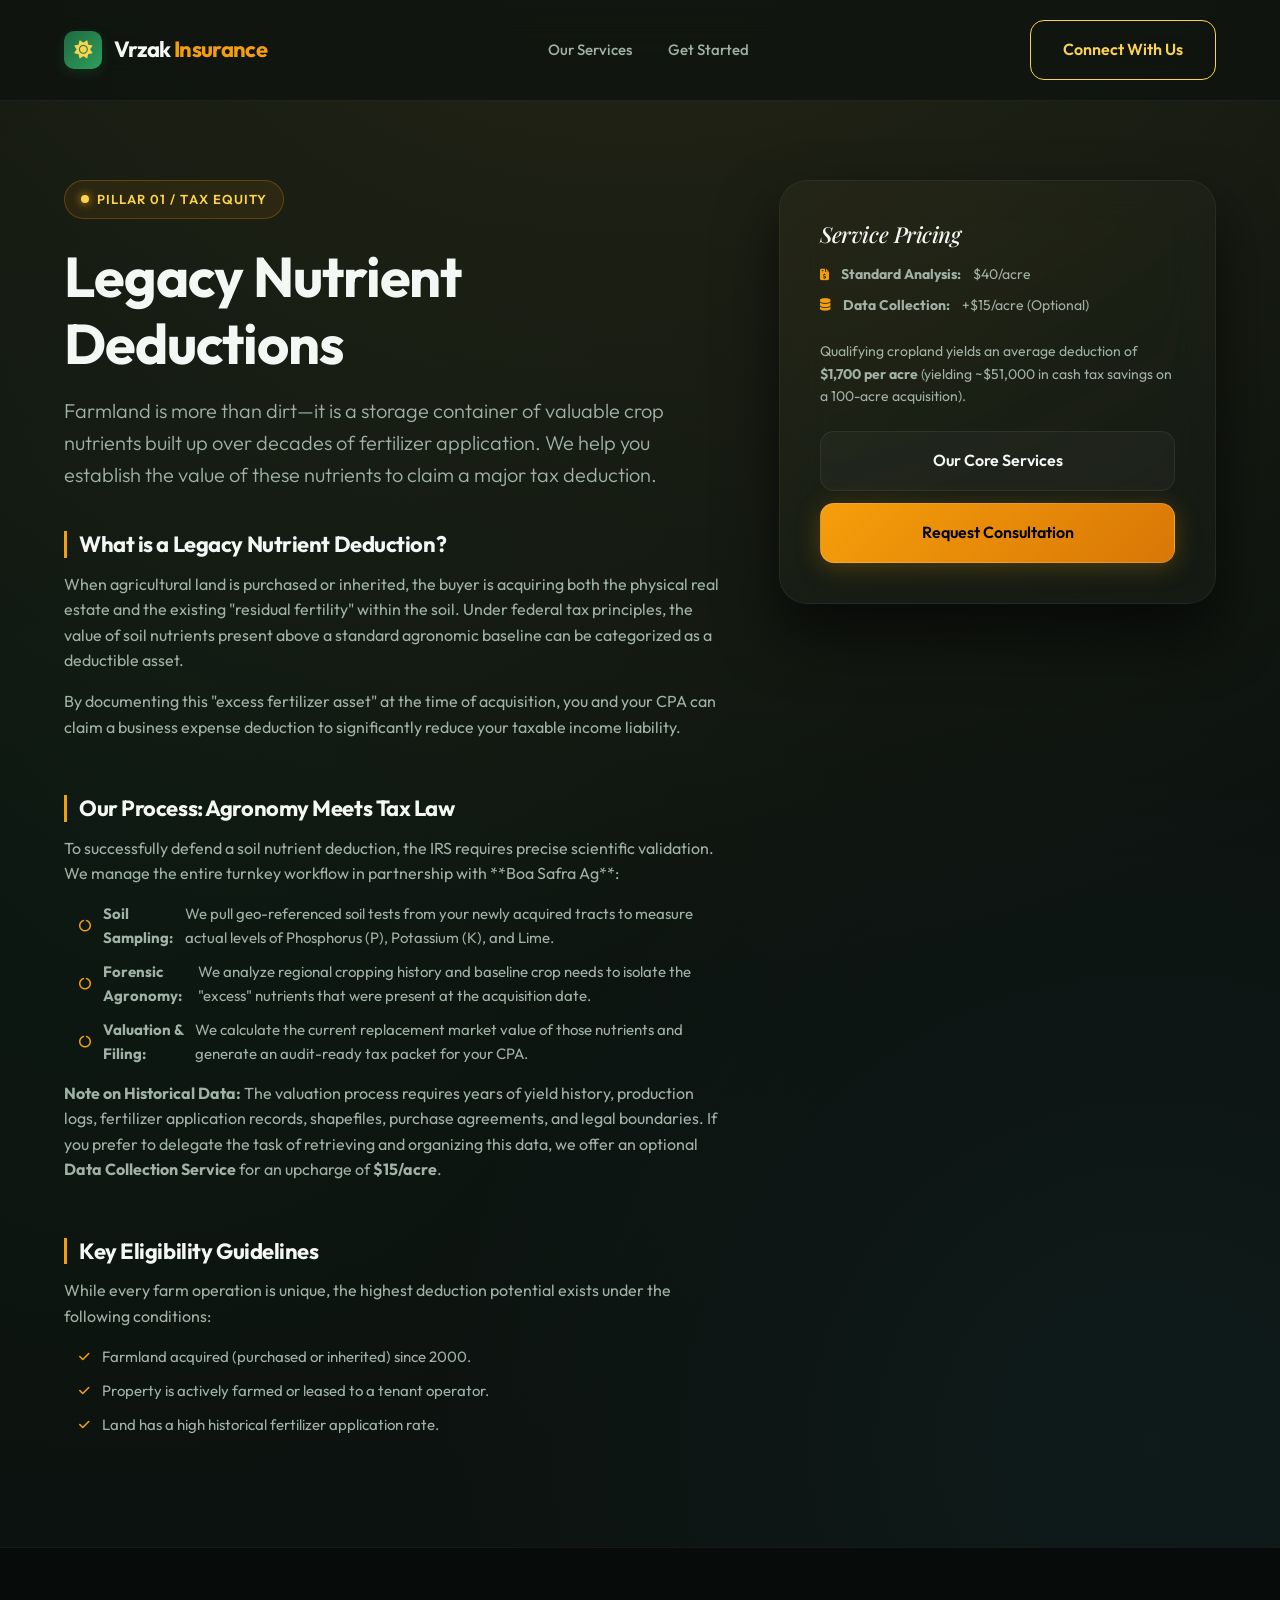
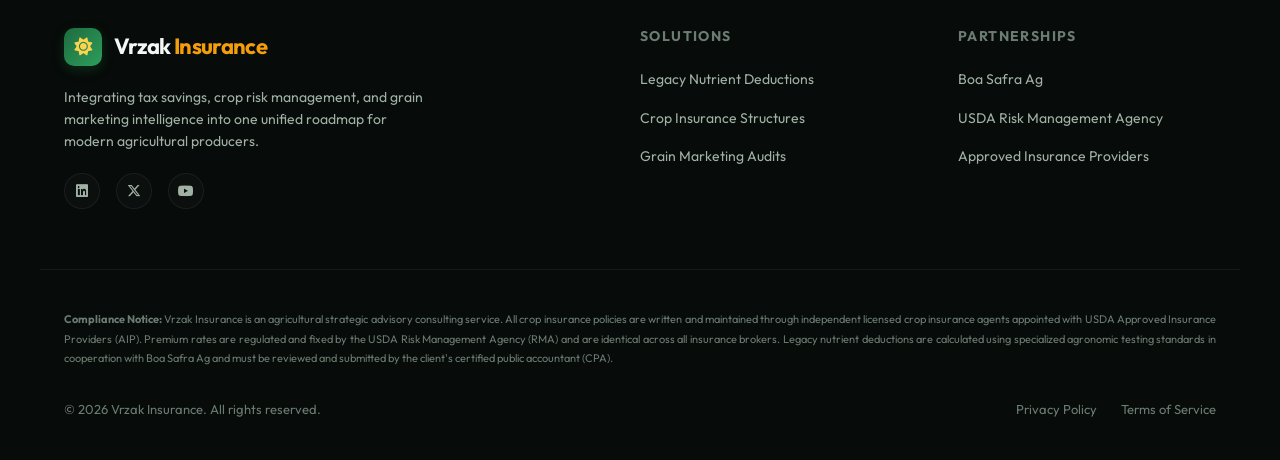
<file: nutrient-deductions.html>
<!DOCTYPE html>
<html lang="en">
<head>
    <meta charset="UTF-8">
    <meta name="viewport" content="width=device-width, initial-scale=1.0">
    <title>Legacy Nutrient Deductions | Vrzak Insurance</title>
    <meta name="description" content="Discover how to retrieve capital from residual soil fertility on purchased or inherited farmland.">
    <!-- Google Fonts: Outfit & Playfair Display -->
    <link rel="preconnect" href="https://fonts.googleapis.com">
    <link rel="preconnect" href="https://fonts.gstatic.com" crossorigin>
    <link href="https://fonts.googleapis.com/css2?family=Outfit:wght@300;400;500;600;700;800&family=Playfair+Display:ital,wght@0,400;0,600;0,700;1,400&display=swap" rel="stylesheet">
    <!-- FontAwesome for icons -->
    <link rel="stylesheet" href="https://cdnjs.cloudflare.com/ajax/libs/font-awesome/6.4.0/css/all.min.css">
    <link rel="stylesheet" href="index.css">
</head>
<body>

    <!-- Header Navigation -->
    <header class="main-header">
        <div class="header-container">
            <a href="index.html" class="logo">
                <span class="logo-icon"><i class="fa-solid fa-sun"></i></span>
                <span class="logo-text">Vrzak <span class="accent-text">Insurance</span></span>
            </a>
            <nav class="nav-menu" id="navMenu">
                <a href="index.html#services" class="nav-link">Our Services</a>
                <a href="index.html#contact" class="nav-link">Get Started</a>
            </nav>
            <div class="header-actions">
                <a href="index.html#contact" class="btn btn-outline header-cta">Connect With Us</a>
                <button class="mobile-toggle" id="mobileToggle" aria-label="Toggle menu">
                    <i class="fa-solid fa-bars"></i>
                </button>
            </div>
        </div>
    </header>

    <!-- Sub-Page Layout -->
    <section class="subpage-section">
        <div class="container subpage-grid">
            <div class="subpage-content">
                <div class="badge"><span class="badge-dot"></span> Pillar 01 / Tax Equity</div>
                <h1>Legacy Nutrient <br><span class="gradient-text text-serif">Deductions</span></h1>
                
                <p class="subpage-intro">
                    Farmland is more than dirt—it is a storage container of valuable crop nutrients built up over decades of fertilizer application. We help you establish the value of these nutrients to claim a major tax deduction.
                </p>

                <div class="subpage-body">
                    <div class="info-block">
                        <h3>What is a Legacy Nutrient Deduction?</h3>
                        <p>
                            When agricultural land is purchased or inherited, the buyer is acquiring both the physical real estate and the existing "residual fertility" within the soil. Under federal tax principles, the value of soil nutrients present above a standard agronomic baseline can be categorized as a deductible asset.
                        </p>
                        <p>
                            By documenting this "excess fertilizer asset" at the time of acquisition, you and your CPA can claim a business expense deduction to significantly reduce your taxable income liability.
                        </p>
                    </div>

                    <div class="info-block">
                        <h3>Our Process: Agronomy Meets Tax Law</h3>
                        <p>
                            To successfully defend a soil nutrient deduction, the IRS requires precise scientific validation. We manage the entire turnkey workflow in partnership with **Boa Safra Ag**:
                        </p>
                        <ul>
                            <li><i class="fa-solid fa-circle-notch"></i> <strong>Soil Sampling:</strong> We pull geo-referenced soil tests from your newly acquired tracts to measure actual levels of Phosphorus (P), Potassium (K), and Lime.</li>
                            <li><i class="fa-solid fa-circle-notch"></i> <strong>Forensic Agronomy:</strong> We analyze regional cropping history and baseline crop needs to isolate the "excess" nutrients that were present at the acquisition date.</li>
                            <li><i class="fa-solid fa-circle-notch"></i> <strong>Valuation & Filing:</strong> We calculate the current replacement market value of those nutrients and generate an audit-ready tax packet for your CPA.</li>
                        </ul>
                        <p style="margin-top: 15px;">
                            <strong>Note on Historical Data:</strong> The valuation process requires years of yield history, production logs, fertilizer application records, shapefiles, purchase agreements, and legal boundaries. If you prefer to delegate the task of retrieving and organizing this data, we offer an optional <strong>Data Collection Service</strong> for an upcharge of <strong>$15/acre</strong>.
                        </p>
                    </div>

                    <div class="info-block">
                        <h3>Key Eligibility Guidelines</h3>
                        <p>
                            While every farm operation is unique, the highest deduction potential exists under the following conditions:
                        </p>
                        <ul>
                            <li><i class="fa-solid fa-check"></i> Farmland acquired (purchased or inherited) since 2000.</li>
                            <li><i class="fa-solid fa-check"></i> Property is actively farmed or leased to a tenant operator.</li>
                            <li><i class="fa-solid fa-check"></i> Land has a high historical fertilizer application rate.</li>
                        </ul>
                    </div>
                </div>
            </div>

            <!-- Sidebar -->
            <div class="subpage-sidebar">
                <div class="glass-card sidebar-card">
                    <h3>Service Pricing</h3>
                    <ul class="info-block" style="margin-left: 0; margin-bottom: 24px; list-style: none;">
                        <li style="font-size: 14px; margin-bottom: 8px;"><i class="fa-solid fa-file-invoice-dollar"></i> <strong>Standard Analysis:</strong> $40/acre</li>
                        <li style="font-size: 14px; margin-bottom: 8px;"><i class="fa-solid fa-database"></i> <strong>Data Collection:</strong> +$15/acre (Optional)</li>
                    </ul>
                    <p>Qualifying cropland yields an average deduction of <strong>$1,700 per acre</strong> (yielding ~$51,000 in cash tax savings on a 100-acre acquisition).</p>
                    
                    <a href="index.html#services" class="btn btn-secondary btn-block">Our Core Services</a>
                    <a href="index.html#contact" class="btn btn-primary btn-block" style="margin-top: 12px;">Request Consultation</a>
                </div>
            </div>
        </div>
    </section>

    <!-- Footer -->
    <footer class="main-footer">
        <div class="container footer-grid">
            <div class="footer-brand">
                <a href="#" class="logo">
                    <span class="logo-icon"><i class="fa-solid fa-sun"></i></span>
                    <span class="logo-text">Vrzak <span class="accent-text">Insurance</span></span>
                </a>
                <p>Integrating tax savings, crop risk management, and grain marketing intelligence into one unified roadmap for modern agricultural producers.</p>
                <div class="social-links">
                    <a href="#"><i class="fa-brands fa-linkedin"></i></a>
                    <a href="#"><i class="fa-brands fa-x-twitter"></i></a>
                    <a href="#"><i class="fa-brands fa-youtube"></i></a>
                </div>
            </div>
            
            <div class="footer-links">
                <h4>Solutions</h4>
                <a href="nutrient-deductions.html">Legacy Nutrient Deductions</a>
                <a href="crop-insurance.html">Crop Insurance Structures</a>
                <a href="grain-marketing.html">Grain Marketing Audits</a>
            </div>

            <div class="footer-links">
                <h4>Partnerships</h4>
                <a href="https://boasafraag.com" target="_blank" rel="noopener">Boa Safra Ag</a>
                <a href="#">USDA Risk Management Agency</a>
                <a href="#">Approved Insurance Providers</a>
            </div>
        </div>

        <div class="footer-bottom container">
            <div class="compliance-disclaimer">
                <p><strong>Compliance Notice:</strong> Vrzak Insurance is an agricultural strategic advisory consulting service. All crop insurance policies are written and maintained through independent licensed crop insurance agents appointed with USDA Approved Insurance Providers (AIP). Premium rates are regulated and fixed by the USDA Risk Management Agency (RMA) and are identical across all insurance brokers. Legacy nutrient deductions are calculated using specialized agronomic testing standards in cooperation with Boa Safra Ag and must be reviewed and submitted by the client's certified public accountant (CPA).</p>
            </div>
            <div class="footer-meta">
                <p>&copy; 2026 Vrzak Insurance. All rights reserved.</p>
                <div class="meta-links">
                    <a href="#">Privacy Policy</a>
                    <a href="#">Terms of Service</a>
                </div>
            </div>
        </div>
    </footer>

    <script src="app.js"></script>
</body>
</html>
</file>
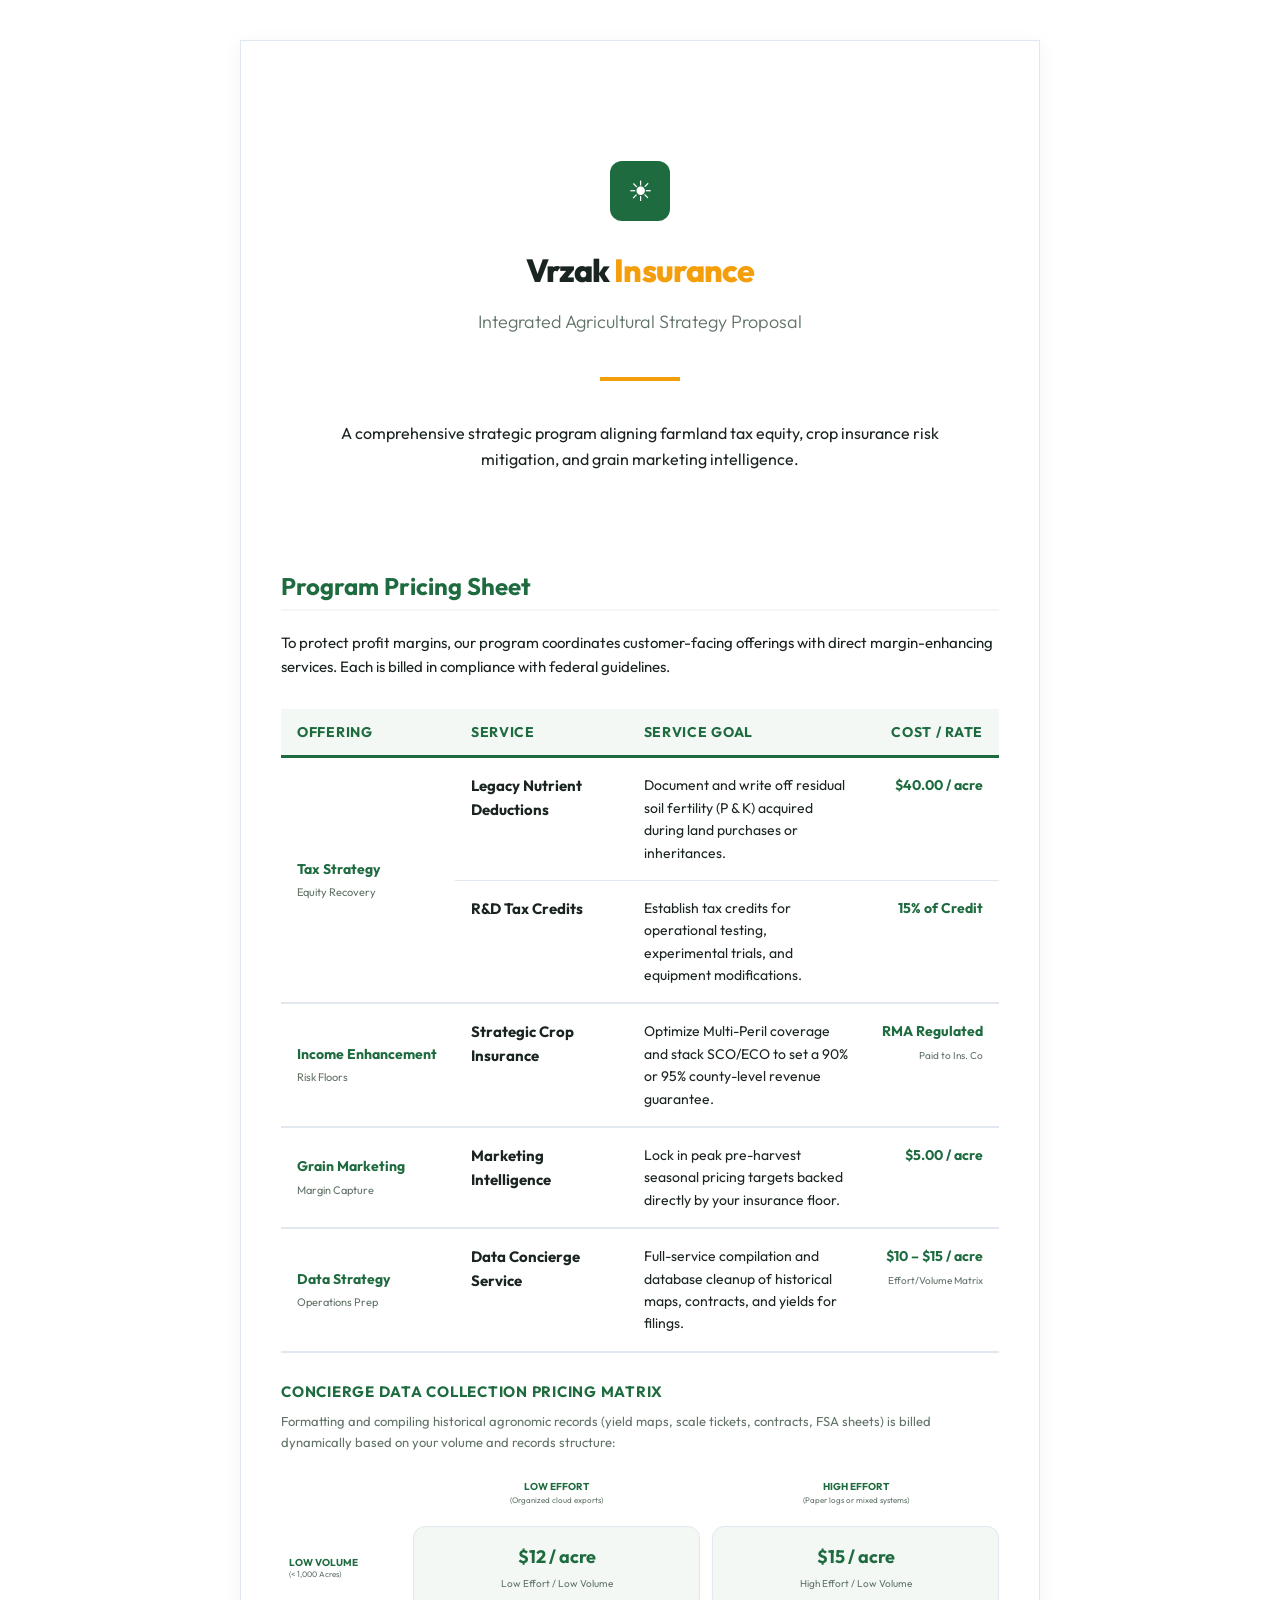
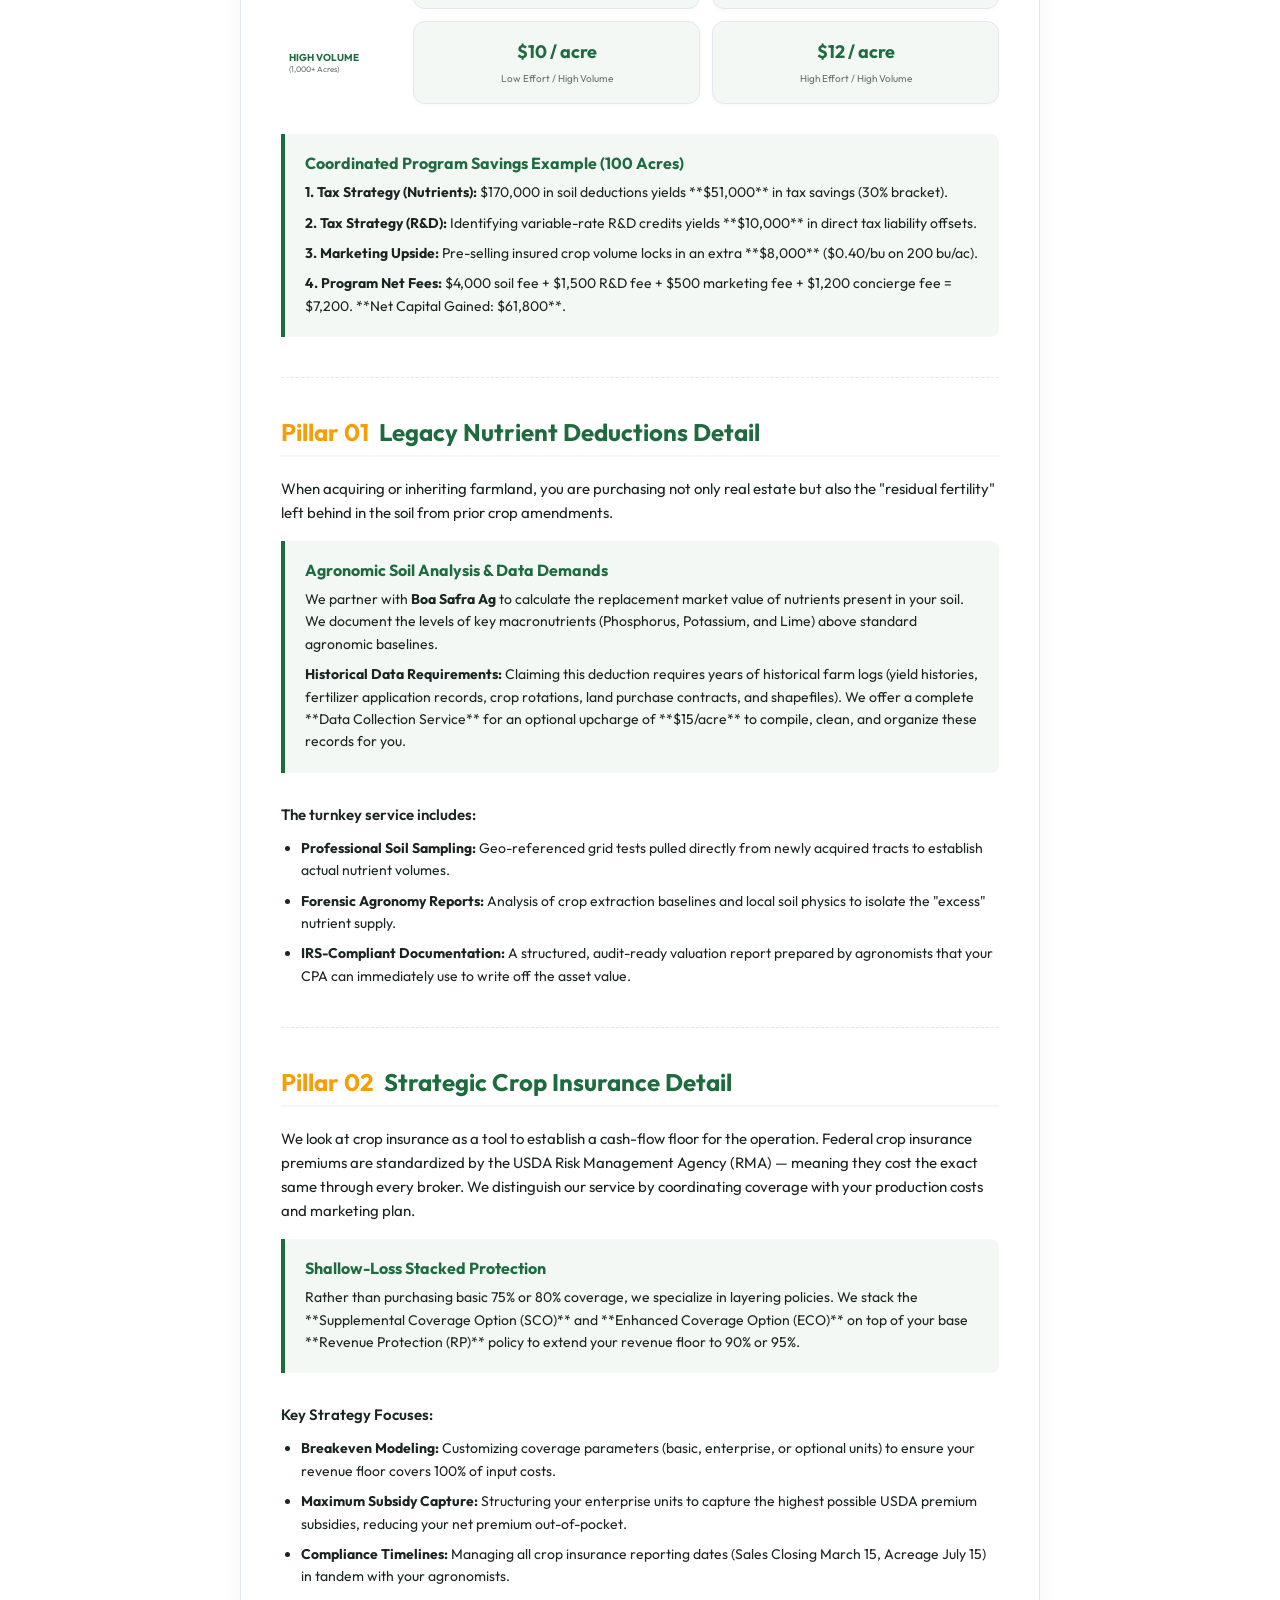
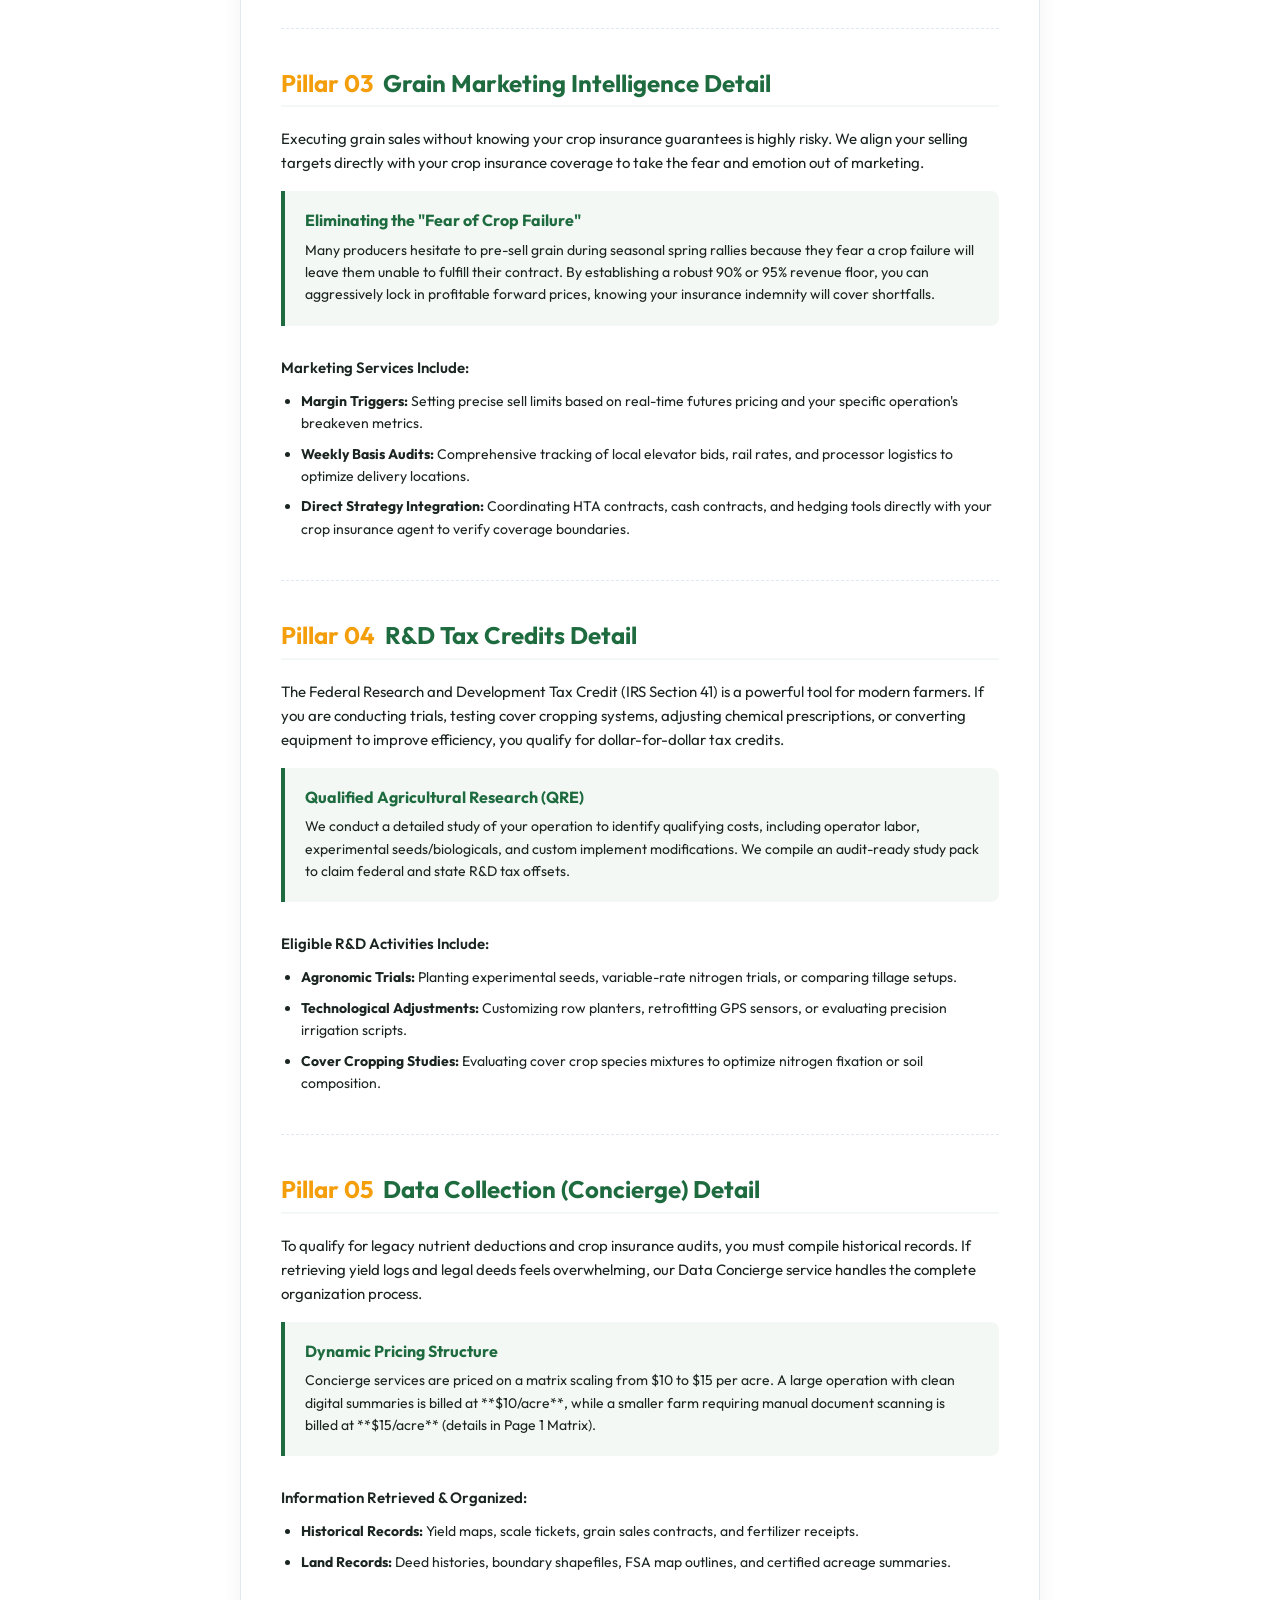
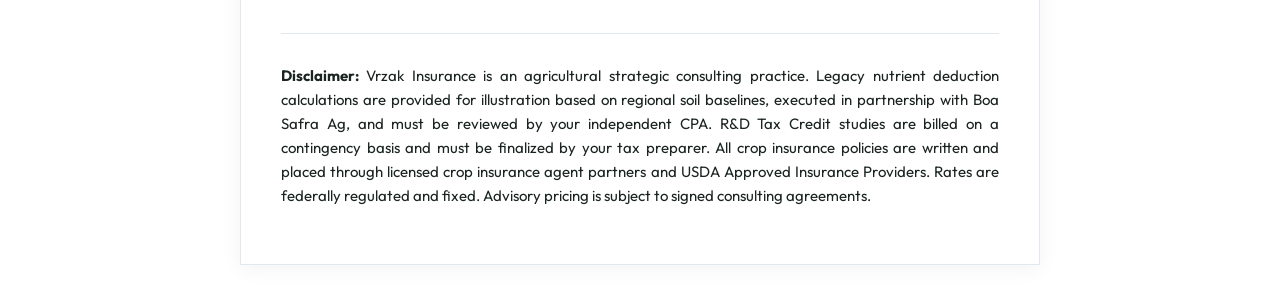
<file: proposal.html>
<!DOCTYPE html>
<html lang="en">
<head>
    <meta charset="UTF-8">
    <meta name="viewport" content="width=device-width, initial-scale=1.0">
    <title>Vrzak Insurance - Strategic Services Proposal</title>
    <!-- Google Fonts for premium typography -->
    <link rel="preconnect" href="https://fonts.googleapis.com">
    <link rel="preconnect" href="https://fonts.gstatic.com" crossorigin>
    <link href="https://fonts.googleapis.com/css2?family=Outfit:wght@300;400;500;600;700;800&family=Playfair+Display:ital,wght@0,400;0,600;0,700;1,400&display=swap" rel="stylesheet">
    <style>
        /* --- Base & Print Layout Setup --- */
        :root {
            --primary: #1E6B3F;
            --accent: #F59E0B;
            --text-dark: #1A2421;
            --text-muted: #617367;
            --bg-light: #F4F8F5;
            --border-color: #E2E8F0;
        }

        * {
            box-sizing: border-box;
            margin: 0;
            padding: 0;
        }

        body {
            font-family: 'Outfit', sans-serif;
            color: var(--text-dark);
            line-height: 1.6;
            background-color: #FFFFFF;
        }

        /* Page Container (mimics letter size on screen) */
        .proposal-container {
            max-width: 800px;
            margin: 40px auto;
            padding: 40px;
            border: 1px solid var(--border-color);
            box-shadow: 0 4px 20px rgba(0, 0, 0, 0.05);
        }

        .page-break {
            padding-top: 40px;
            border-top: 1px dashed var(--border-color);
            margin-top: 40px;
        }

        /* --- Typography --- */
        h1, h2, h3, h4 {
            font-family: 'Outfit', sans-serif;
            font-weight: 700;
            color: var(--primary);
            line-height: 1.2;
        }

        .text-serif {
            font-family: 'Playfair Display', Georgia, serif;
            font-style: italic;
            font-weight: 500;
        }

        p {
            font-size: 15px;
            color: var(--text-dark);
            margin-bottom: 16px;
        }

        ul {
            margin-bottom: 20px;
            padding-left: 20px;
        }

        li {
            font-size: 14px;
            margin-bottom: 8px;
            color: var(--text-dark);
        }

        /* --- Header & Cover --- */
        .cover-header {
            text-align: center;
            padding: 80px 0 60px 0;
        }

        .logo-mark {
            display: inline-flex;
            align-items: center;
            justify-content: center;
            width: 60px;
            height: 60px;
            border-radius: 12px;
            background: var(--primary);
            color: #FFFFFF;
            font-size: 28px;
            margin-bottom: 24px;
        }

        .logo-text {
            font-size: 32px;
            font-weight: 800;
            letter-spacing: -0.03em;
            margin-bottom: 12px;
        }

        .logo-text span {
            color: var(--accent);
        }

        .cover-subtitle {
            font-size: 18px;
            color: var(--text-muted);
            font-weight: 300;
            margin-bottom: 40px;
        }

        .divider {
            width: 80px;
            height: 4px;
            background-color: var(--accent);
            margin: 20px auto;
        }

        /* --- Table Styling --- */
        .pricing-table {
            width: 100%;
            border-collapse: collapse;
            margin: 30px 0;
        }

        .pricing-table th {
            background-color: var(--bg-light);
            border-bottom: 3px solid var(--primary);
            color: var(--primary);
            font-weight: 700;
            text-align: left;
            padding: 12px 16px;
            font-size: 14px;
            text-transform: uppercase;
            letter-spacing: 0.05em;
        }

        .pricing-table td {
            border-bottom: 1px solid var(--border-color);
            padding: 16px;
            font-size: 14px;
            vertical-align: top;
        }

        .pricing-table tr:hover {
            background-color: var(--bg-light);
        }

        .price-col {
            font-weight: 700;
            color: var(--primary);
            white-space: nowrap;
        }

        .desc-col strong {
            display: block;
            margin-bottom: 4px;
            font-size: 15px;
        }

        .desc-col span {
            color: var(--text-muted);
            font-size: 13px;
        }

        /* --- Section Styling --- */
        .section-title {
            font-size: 24px;
            margin-bottom: 20px;
            border-bottom: 2px solid var(--bg-light);
            padding-bottom: 8px;
            display: flex;
            align-items: center;
            gap: 10px;
        }

        .section-title span {
            color: var(--accent);
        }

        .info-card {
            background-color: var(--bg-light);
            border-left: 4px solid var(--primary);
            padding: 20px;
            margin-bottom: 30px;
            border-radius: 0 8px 8px 0;
        }

        .info-card h4 {
            margin-bottom: 8px;
            font-size: 16px;
        }

        /* --- Footer / Sign Off --- */
        .proposal-footer {
            margin-top: 60px;
            padding-top: 30px;
            border-top: 1px solid var(--border-color);
            font-size: 12px;
            color: var(--text-muted);
            text-align: justify;
        }

        /* Concierge Data Collection Matrix Layout */
        .concierge-matrix {
            display: grid;
            grid-template-columns: 120px 1fr 1fr;
            gap: 12px;
            margin: 20px 0 30px 0;
            background: #FFFFFF;
        }

        .matrix-header-x {
            text-align: center;
            font-weight: 700;
            color: var(--primary);
            padding: 8px;
            text-transform: uppercase;
            font-size: 10px;
            line-height: 1.3;
        }

        .matrix-header-y {
            display: flex;
            flex-direction: column;
            justify-content: center;
            font-weight: 700;
            color: var(--primary);
            padding: 8px;
            text-transform: uppercase;
            font-size: 10px;
            line-height: 1.3;
        }

        .matrix-cell {
            border: 1px solid var(--border-color);
            background-color: var(--bg-light);
            border-radius: 12px;
            padding: 16px 12px;
            text-align: center;
            box-shadow: 0 2px 4px rgba(0,0,0,0.02);
        }

        .matrix-cell strong {
            display: block;
            font-size: 18px;
            color: var(--primary);
            margin-bottom: 4px;
        }

        .matrix-cell span {
            font-size: 10px;
            color: var(--text-muted);
            display: block;
        }

        /* === Print Override Rules === */
        @media print {
            body {
                background-color: #FFFFFF;
                color: #000000;
            }
            .proposal-container {
                max-width: 100%;
                margin: 0;
                padding: 0;
                border: none;
                box-shadow: none;
            }
            .page-break {
                page-break-before: always;
                border-top: none;
                margin-top: 0;
                padding-top: 20px;
            }
            .pricing-table th {
                background-color: #F8FAFC !important;
                -webkit-print-color-adjust: exact;
                print-color-adjust: exact;
            }
            .info-card {
                background-color: #F8FAFC !important;
                -webkit-print-color-adjust: exact;
                print-color-adjust: exact;
            }
            .matrix-cell {
                background-color: #F8FAFC !important;
                -webkit-print-color-adjust: exact;
                print-color-adjust: exact;
            }
        }
    </style>
</head>
<body>

    <div class="proposal-container">
        
        <!-- ================= PAGE 1 ================= -->
        <div class="cover-header">
            <div class="logo-mark">&#9728;</div>
            <div class="logo-text">Vrzak <span>Insurance</span></div>
            <p class="cover-subtitle">Integrated Agricultural Strategy Proposal</p>
            <div class="divider"></div>
            <p style="font-size: 16px; max-width: 600px; margin: 40px auto 0 auto; text-align: center;">
                A comprehensive strategic program aligning farmland tax equity, crop insurance risk mitigation, and grain marketing intelligence.
            </p>
        </div>

        <!-- Strategic Pricing Table -->
        <div style="margin-top: 40px;">
            <h2 class="section-title">Program Pricing Sheet</h2>
            <p style="margin-bottom: 20px;">To protect profit margins, our program coordinates customer-facing offerings with direct margin-enhancing services. Each is billed in compliance with federal guidelines.</p>
            
            <table class="pricing-table">
                <thead>
                    <tr>
                        <th style="width: 25%;">Offering</th>
                        <th style="width: 25%;">Service</th>
                        <th style="width: 35%;">Service Goal</th>
                        <th style="width: 15%; text-align: right;">Cost / Rate</th>
                    </tr>
                </thead>
                <tbody>
                    <!-- Tax Strategy -->
                    <tr>
                        <td rowspan="2" style="font-weight: 700; color: var(--primary); vertical-align: middle; border-bottom: 2px solid var(--border-color);">
                            Tax Strategy<br>
                            <span style="font-size: 11px; font-weight: normal; color: var(--text-muted);">Equity Recovery</span>
                        </td>
                        <td class="desc-col">
                            <strong>Legacy Nutrient Deductions</strong>
                        </td>
                        <td>
                            Document and write off residual soil fertility (P & K) acquired during land purchases or inheritances.
                        </td>
                        <td class="price-col" style="text-align: right;">$40.00 / acre</td>
                    </tr>
                    <tr>
                        <td class="desc-col" style="border-bottom: 2px solid var(--border-color);">
                            <strong>R&D Tax Credits</strong>
                        </td>
                        <td style="border-bottom: 2px solid var(--border-color);">
                            Establish tax credits for operational testing, experimental trials, and equipment modifications.
                        </td>
                        <td class="price-col" style="text-align: right; border-bottom: 2px solid var(--border-color);">15% of Credit</td>
                    </tr>
                    
                    <!-- Income Enhancement -->
                    <tr>
                        <td style="font-weight: 700; color: var(--primary); vertical-align: middle; border-bottom: 2px solid var(--border-color);">
                            Income Enhancement<br>
                            <span style="font-size: 11px; font-weight: normal; color: var(--text-muted);">Risk Floors</span>
                        </td>
                        <td class="desc-col" style="border-bottom: 2px solid var(--border-color);">
                            <strong>Strategic Crop Insurance</strong>
                        </td>
                        <td style="border-bottom: 2px solid var(--border-color);">
                            Optimize Multi-Peril coverage and stack SCO/ECO to set a 90% or 95% county-level revenue guarantee.
                        </td>
                        <td class="price-col" style="text-align: right; border-bottom: 2px solid var(--border-color);">RMA Regulated<br><span style="font-size: 10px; font-weight: normal; color: var(--text-muted);">Paid to Ins. Co</span></td>
                    </tr>
                    
                    <!-- Grain Marketing -->
                    <tr>
                        <td style="font-weight: 700; color: var(--primary); vertical-align: middle; border-bottom: 2px solid var(--border-color);">
                            Grain Marketing<br>
                            <span style="font-size: 11px; font-weight: normal; color: var(--text-muted);">Margin Capture</span>
                        </td>
                        <td class="desc-col" style="border-bottom: 2px solid var(--border-color);">
                            <strong>Marketing Intelligence</strong>
                        </td>
                        <td style="border-bottom: 2px solid var(--border-color);">
                            Lock in peak pre-harvest seasonal pricing targets backed directly by your insurance floor.
                        </td>
                        <td class="price-col" style="text-align: right; border-bottom: 2px solid var(--border-color);">$5.00 / acre</td>
                    </tr>

                    <!-- Data Strategy -->
                    <tr>
                        <td style="font-weight: 700; color: var(--primary); vertical-align: middle; border-bottom: 2px solid var(--border-color);">
                            Data Strategy<br>
                            <span style="font-size: 11px; font-weight: normal; color: var(--text-muted);">Operations Prep</span>
                        </td>
                        <td class="desc-col" style="border-bottom: 2px solid var(--border-color);">
                            <strong>Data Concierge Service</strong>
                        </td>
                        <td style="border-bottom: 2px solid var(--border-color);">
                            Full-service compilation and database cleanup of historical maps, contracts, and yields for filings.
                        </td>
                        <td class="price-col" style="text-align: right; border-bottom: 2px solid var(--border-color);">$10 – $15 / acre<br><span style="font-size: 10px; font-weight: normal; color: var(--text-muted);">Effort/Volume Matrix</span></td>
                    </tr>
                </tbody>
            </table>

            <!-- Concierge T-Chart Visual Matrix -->
            <h3 style="font-size: 15px; margin: 25px 0 10px 0; color: var(--primary); text-transform: uppercase; letter-spacing: 0.05em;">Concierge Data Collection Pricing Matrix</h3>
            <p style="font-size: 13px; margin-bottom: 15px; color: var(--text-muted);">Formatting and compiling historical agronomic records (yield maps, scale tickets, contracts, FSA sheets) is billed dynamically based on your volume and records structure:</p>
            
            <div class="concierge-matrix">
                <div class="matrix-header-x"></div>
                <div class="matrix-header-x">Low Effort <br><span style="font-size: 8px; font-weight: normal; text-transform: none; color: var(--text-muted);">(Organized cloud exports)</span></div>
                <div class="matrix-header-x">High Effort <br><span style="font-size: 8px; font-weight: normal; text-transform: none; color: var(--text-muted);">(Paper logs or mixed systems)</span></div>
                
                <div class="matrix-header-y">Low Volume <br><span style="font-size: 8px; font-weight: normal; text-transform: none; color: var(--text-muted);">(< 1,000 Acres)</span></div>
                <div class="matrix-cell">
                    <strong>$12 / acre</strong>
                    <span>Low Effort / Low Volume</span>
                </div>
                <div class="matrix-cell">
                    <strong>$15 / acre</strong>
                    <span>High Effort / Low Volume</span>
                </div>
                
                <div class="matrix-header-y">High Volume <br><span style="font-size: 8px; font-weight: normal; text-transform: none; color: var(--text-muted);">(1,000+ Acres)</span></div>
                <div class="matrix-cell">
                    <strong>$10 / acre</strong>
                    <span>Low Effort / High Volume</span>
                </div>
                <div class="matrix-cell">
                    <strong>$12 / acre</strong>
                    <span>High Effort / High Volume</span>
                </div>
            </div>

            <div class="info-card">
                <h4>Coordinated Program Savings Example (100 Acres)</h4>
                <p style="margin-bottom: 8px; font-size: 14px;"><strong>1. Tax Strategy (Nutrients):</strong> $170,000 in soil deductions yields **$51,000** in tax savings (30% bracket).</p>
                <p style="margin-bottom: 8px; font-size: 14px;"><strong>2. Tax Strategy (R&D):</strong> Identifying variable-rate R&D credits yields **$10,000** in direct tax liability offsets.</p>
                <p style="margin-bottom: 8px; font-size: 14px;"><strong>3. Marketing Upside:</strong> Pre-selling insured crop volume locks in an extra **$8,000** ($0.40/bu on 200 bu/ac).</p>
                <p style="margin-bottom: 0; font-size: 14px;"><strong>4. Program Net Fees:</strong> $4,000 soil fee + $1,500 R&D fee + $500 marketing fee + $1,200 concierge fee = $7,200. **Net Capital Gained: $61,800**.</p>
            </div>
        </div>

        <!-- ================= PAGE 2 ================= -->
        <div class="page-break">
            <h2 class="section-title"><span>Pillar 01</span> Legacy Nutrient Deductions Detail</h2>
            <p>
                When acquiring or inheriting farmland, you are purchasing not only real estate but also the "residual fertility" left behind in the soil from prior crop amendments.
            </p>
            
            <div class="info-card">
                <h4>Agronomic Soil Analysis & Data Demands</h4>
                <p style="margin-bottom: 8px; font-size: 14px;">
                    We partner with <strong>Boa Safra Ag</strong> to calculate the replacement market value of nutrients present in your soil. We document the levels of key macronutrients (Phosphorus, Potassium, and Lime) above standard agronomic baselines.
                </p>
                <p style="margin-bottom: 0; font-size: 14px;">
                    <strong>Historical Data Requirements:</strong> Claiming this deduction requires years of historical farm logs (yield histories, fertilizer application records, crop rotations, land purchase contracts, and shapefiles). We offer a complete **Data Collection Service** for an optional upcharge of **$15/acre** to compile, clean, and organize these records for you.
                </p>
            </div>

            <p style="font-weight: 600; margin-bottom: 10px;">The turnkey service includes:</p>
            <ul>
                <li><strong>Professional Soil Sampling:</strong> Geo-referenced grid tests pulled directly from newly acquired tracts to establish actual nutrient volumes.</li>
                <li><strong>Forensic Agronomy Reports:</strong> Analysis of crop extraction baselines and local soil physics to isolate the "excess" nutrient supply.</li>
                <li><strong>IRS-Compliant Documentation:</strong> A structured, audit-ready valuation report prepared by agronomists that your CPA can immediately use to write off the asset value.</li>
            </ul>
        </div>

        <!-- ================= PAGE 3 ================= -->
        <div class="page-break">
            <h2 class="section-title"><span>Pillar 02</span> Strategic Crop Insurance Detail</h2>
            <p>
                We look at crop insurance as a tool to establish a cash-flow floor for the operation. Federal crop insurance premiums are standardized by the USDA Risk Management Agency (RMA) — meaning they cost the exact same through every broker. We distinguish our service by coordinating coverage with your production costs and marketing plan.
            </p>

            <div class="info-card">
                <h4>Shallow-Loss Stacked Protection</h4>
                <p style="margin-bottom: 0; font-size: 14px;">
                    Rather than purchasing basic 75% or 80% coverage, we specialize in layering policies. We stack the **Supplemental Coverage Option (SCO)** and **Enhanced Coverage Option (ECO)** on top of your base **Revenue Protection (RP)** policy to extend your revenue floor to 90% or 95%.
                </p>
            </div>

            <p style="font-weight: 600; margin-bottom: 10px;">Key Strategy Focuses:</p>
            <ul>
                <li><strong>Breakeven Modeling:</strong> Customizing coverage parameters (basic, enterprise, or optional units) to ensure your revenue floor covers 100% of input costs.</li>
                <li><strong>Maximum Subsidy Capture:</strong> Structuring your enterprise units to capture the highest possible USDA premium subsidies, reducing your net premium out-of-pocket.</li>
                <li><strong>Compliance Timelines:</strong> Managing all crop insurance reporting dates (Sales Closing March 15, Acreage July 15) in tandem with your agronomists.</li>
            </ul>
        </div>

        <!-- ================= PAGE 4 ================= -->
        <div class="page-break">
            <h2 class="section-title"><span>Pillar 03</span> Grain Marketing Intelligence Detail</h2>
            <p>
                Executing grain sales without knowing your crop insurance guarantees is highly risky. We align your selling targets directly with your crop insurance coverage to take the fear and emotion out of marketing.
            </p>

            <div class="info-card">
                <h4>Eliminating the "Fear of Crop Failure"</h4>
                <p style="margin-bottom: 0; font-size: 14px;">
                    Many producers hesitate to pre-sell grain during seasonal spring rallies because they fear a crop failure will leave them unable to fulfill their contract. By establishing a robust 90% or 95% revenue floor, you can aggressively lock in profitable forward prices, knowing your insurance indemnity will cover shortfalls.
                </p>
            </div>

            <p style="font-weight: 600; margin-bottom: 10px;">Marketing Services Include:</p>
            <ul>
                <li><strong>Margin Triggers:</strong> Setting precise sell limits based on real-time futures pricing and your specific operation's breakeven metrics.</li>
                <li><strong>Weekly Basis Audits:</strong> Comprehensive tracking of local elevator bids, rail rates, and processor logistics to optimize delivery locations.</li>
                <li><strong>Direct Strategy Integration:</strong> Coordinating HTA contracts, cash contracts, and hedging tools directly with your crop insurance agent to verify coverage boundaries.</li>
            </ul>
        </div>

        <!-- ================= PAGE 5 ================= -->
        <div class="page-break">
            <h2 class="section-title"><span>Pillar 04</span> R&D Tax Credits Detail</h2>
            <p>
                The Federal Research and Development Tax Credit (IRS Section 41) is a powerful tool for modern farmers. If you are conducting trials, testing cover cropping systems, adjusting chemical prescriptions, or converting equipment to improve efficiency, you qualify for dollar-for-dollar tax credits.
            </p>

            <div class="info-card">
                <h4>Qualified Agricultural Research (QRE)</h4>
                <p style="margin-bottom: 0; font-size: 14px;">
                    We conduct a detailed study of your operation to identify qualifying costs, including operator labor, experimental seeds/biologicals, and custom implement modifications. We compile an audit-ready study pack to claim federal and state R&D tax offsets.
                </p>
            </div>

            <p style="font-weight: 600; margin-bottom: 10px;">Eligible R&D Activities Include:</p>
            <ul>
                <li><strong>Agronomic Trials:</strong> Planting experimental seeds, variable-rate nitrogen trials, or comparing tillage setups.</li>
                <li><strong>Technological Adjustments:</strong> Customizing row planters, retrofitting GPS sensors, or evaluating precision irrigation scripts.</li>
                <li><strong>Cover Cropping Studies:</strong> Evaluating cover crop species mixtures to optimize nitrogen fixation or soil composition.</li>
            </ul>
        </div>

        <!-- ================= PAGE 6 ================= -->
        <div class="page-break">
            <h2 class="section-title"><span>Pillar 05</span> Data Collection (Concierge) Detail</h2>
            <p>
                To qualify for legacy nutrient deductions and crop insurance audits, you must compile historical records. If retrieving yield logs and legal deeds feels overwhelming, our Data Concierge service handles the complete organization process.
            </p>

            <div class="info-card">
                <h4>Dynamic Pricing Structure</h4>
                <p style="margin-bottom: 0; font-size: 14px;">
                    Concierge services are priced on a matrix scaling from $10 to $15 per acre. A large operation with clean digital summaries is billed at **$10/acre**, while a smaller farm requiring manual document scanning is billed at **$15/acre** (details in Page 1 Matrix).
                </p>
            </div>

            <p style="font-weight: 600; margin-bottom: 10px;">Information Retrieved & Organized:</p>
            <ul>
                <li><strong>Historical Records:</strong> Yield maps, scale tickets, grain sales contracts, and fertilizer receipts.</li>
                <li><strong>Land Records:</strong> Deed histories, boundary shapefiles, FSA map outlines, and certified acreage summaries.</li>
            </ul>
        </div>

        <!-- ================= TERMS & SIGN-OFF ================= -->
        <div class="proposal-footer">
            <p><strong>Disclaimer:</strong> Vrzak Insurance is an agricultural strategic consulting practice. Legacy nutrient deduction calculations are provided for illustration based on regional soil baselines, executed in partnership with Boa Safra Ag, and must be reviewed by your independent CPA. R&D Tax Credit studies are billed on a contingency basis and must be finalized by your tax preparer. All crop insurance policies are written and placed through licensed crop insurance agent partners and USDA Approved Insurance Providers. Rates are federally regulated and fixed. Advisory pricing is subject to signed consulting agreements.</p>
        </div>

    </div>

</body>
</html>
</file>
<file: index.css>
/* --- Design System Variables --- */
:root {
    /* Sunshine on Crop Theme */
    --bg-primary: #0C120F; /* Rich, dark organic soil */
    --bg-secondary: #121A15; /* Dark forest mulch */
    --bg-card: rgba(255, 255, 255, 0.02);
    --bg-card-hover: rgba(255, 255, 255, 0.05);
    --border-glass: rgba(255, 255, 255, 0.06);
    --border-glass-hover: rgba(255, 255, 255, 0.12);
    
    --primary: #1E6B3F; /* Lush crop green */
    --primary-light: #2E9E5C; /* Bright leaf green */
    --accent-gold: #F59E0B; /* Warm harvest gold */
    --accent-sunshine: #FCD34D; /* Bright sunshine yellow */
    --accent-sky: #38BDF8; /* Sky blue highlights */
    
    --text-primary: #F4F8F5;
    --text-secondary: #A0B2A6;
    --text-muted: #6B7C72;
    
    --font-sans: 'Outfit', -apple-system, BlinkMacSystemFont, "Segoe UI", Roboto, sans-serif;
    --font-serif: 'Playfair Display', Georgia, serif;
    
    --transition-smooth: all 0.5s cubic-bezier(0.16, 1, 0.3, 1);
    --shadow-premium: 0 30px 60px rgba(0, 0, 0, 0.6);
    --shadow-glow: 0 0 40px rgba(245, 158, 11, 0.15);
}

/* --- Base Styles --- */
* {
    margin: 0;
    padding: 0;
    box-sizing: border-box;
    scroll-behavior: smooth;
}

body {
    background-color: var(--bg-primary);
    background-image: 
        radial-gradient(circle at 50% -20%, rgba(252, 211, 77, 0.12) 0%, transparent 55%),
        radial-gradient(circle at 10% 40%, rgba(30, 107, 63, 0.08) 0%, transparent 45%),
        radial-gradient(circle at 90% 70%, rgba(56, 189, 248, 0.05) 0%, transparent 40%);
    color: var(--text-primary);
    font-family: var(--font-sans);
    line-height: 1.6;
    overflow-x: hidden;
    -webkit-font-smoothing: antialiased;
}

.container {
    width: 100%;
    max-width: 1200px;
    margin: 0 auto;
    padding: 0 24px;
}

h1, h2, h3, h4 {
    font-weight: 700;
    letter-spacing: -0.02em;
    line-height: 1.2;
}

a {
    color: inherit;
    text-decoration: none;
    transition: var(--transition-smooth);
}

/* --- Navigation --- */
.main-header {
    position: fixed;
    top: 0;
    left: 0;
    width: 100%;
    z-index: 1000;
    background: rgba(12, 18, 15, 0.7);
    backdrop-filter: blur(20px);
    -webkit-backdrop-filter: blur(20px);
    border-bottom: 1px solid var(--border-glass);
    transition: var(--transition-smooth);
}

.header-container {
    max-width: 1200px;
    margin: 0 auto;
    padding: 20px 24px;
    display: flex;
    align-items: center;
    justify-content: space-between;
}

.logo {
    display: flex;
    align-items: center;
    gap: 12px;
    font-size: 22px;
    font-weight: 700;
    letter-spacing: -0.03em;
}

.logo-icon {
    display: flex;
    align-items: center;
    justify-content: center;
    width: 38px;
    height: 38px;
    border-radius: 10px;
    background: linear-gradient(135deg, var(--primary) 0%, var(--primary-light) 100%);
    color: var(--accent-sunshine);
    font-size: 18px;
    box-shadow: 0 4px 12px rgba(30, 107, 63, 0.3);
}

.logo-text {
    font-family: var(--font-sans);
}

.logo-text .accent-text {
    color: var(--accent-gold);
}

.nav-menu {
    display: flex;
    gap: 36px;
}

.nav-link {
    font-size: 15px;
    font-weight: 500;
    color: var(--text-secondary);
    position: relative;
    padding: 4px 0;
}

.nav-link::after {
    content: '';
    position: absolute;
    bottom: 0;
    left: 0;
    width: 0;
    height: 2px;
    background: linear-gradient(90deg, var(--accent-gold), var(--primary-light));
    transition: var(--transition-smooth);
}

.nav-link:hover {
    color: var(--text-primary);
}

.nav-link:hover::after {
    width: 100%;
}

.header-cta-mobile {
    display: none;
}

.mobile-toggle {
    display: none;
    background: transparent;
    border: none;
    color: var(--text-primary);
    font-size: 24px;
    cursor: pointer;
}

/* --- Hero Section & Entrance Animation --- */
.hero-section {
    position: relative;
    padding-top: 200px;
    padding-bottom: 120px;
    min-height: 95vh;
    display: flex;
    align-items: center;
    justify-content: center;
    text-align: center;
}

.hero-content {
    max-width: 900px;
    margin: 0 auto;
}

/* Entrance Badges */
.badge {
    display: inline-flex;
    align-items: center;
    gap: 8px;
    background: rgba(245, 158, 11, 0.08);
    border: 1px solid rgba(245, 158, 11, 0.25);
    color: var(--accent-sunshine);
    padding: 8px 16px;
    border-radius: 100px;
    font-size: 13px;
    font-weight: 600;
    letter-spacing: 0.08em;
    text-transform: uppercase;
    margin-bottom: 24px;
    opacity: 0;
    animation: fadeIn 1s cubic-bezier(0.16, 1, 0.3, 1) 0.2s forwards;
}

.badge-dot {
    width: 8px;
    height: 8px;
    border-radius: 50%;
    background-color: var(--accent-sunshine);
    box-shadow: 0 0 10px var(--accent-gold);
}

/* Entrance Big Title */
.entrance-title {
    font-size: 80px;
    font-weight: 800;
    line-height: 1.05;
    letter-spacing: -0.04em;
    margin-bottom: 30px;
    opacity: 0;
    transform: translateY(40px) scale(0.92);
    animation: bigEntrance 1.2s cubic-bezier(0.16, 1, 0.3, 1) 0.4s forwards;
    background: linear-gradient(135deg, #FFF 30%, var(--accent-sunshine) 70%, var(--primary-light) 100%);
    -webkit-background-clip: text;
    -webkit-text-fill-color: transparent;
}

.entrance-subtitle {
    font-size: 22px;
    color: var(--text-secondary);
    margin-bottom: 45px;
    max-width: 720px;
    margin-left: auto;
    margin-right: auto;
    font-weight: 300;
    opacity: 0;
    transform: translateY(20px);
    animation: slideUpFade 1s cubic-bezier(0.16, 1, 0.3, 1) 0.8s forwards;
}

.hero-actions {
    display: flex;
    gap: 20px;
    justify-content: center;
    opacity: 0;
    transform: translateY(20px);
    animation: slideUpFade 1s cubic-bezier(0.16, 1, 0.3, 1) 1s forwards;
}

/* --- Premium Buttons --- */
.btn {
    display: inline-flex;
    align-items: center;
    justify-content: center;
    gap: 10px;
    padding: 16px 32px;
    border-radius: 14px;
    font-size: 16px;
    font-weight: 600;
    cursor: pointer;
    transition: var(--transition-smooth);
}

.btn-primary {
    background: linear-gradient(135deg, var(--accent-gold) 0%, #D97706 100%);
    color: #000;
    border: 1px solid rgba(255, 255, 255, 0.15);
    box-shadow: 0 4px 25px rgba(245, 158, 11, 0.25);
}

.btn-primary:hover {
    transform: translateY(-2px);
    box-shadow: 0 8px 35px rgba(245, 158, 11, 0.45);
    background: linear-gradient(135deg, var(--accent-sunshine) 0%, var(--accent-gold) 100%);
}

.btn-secondary {
    background: rgba(255, 255, 255, 0.03);
    color: var(--text-primary);
    border: 1px solid var(--border-glass);
}

.btn-secondary:hover {
    background: rgba(255, 255, 255, 0.08);
    border-color: var(--border-glass-hover);
    transform: translateY(-2px);
}

.btn-outline {
    background: transparent;
    color: var(--accent-sunshine);
    border: 1px solid var(--accent-sunshine);
}

.btn-outline:hover {
    background: var(--accent-sunshine);
    color: var(--bg-primary);
    box-shadow: var(--shadow-glow);
}

.btn-block {
    display: flex;
    width: 100%;
}

/* --- Glassmorphic Card Base Styling --- */
.glass-card {
    background: var(--bg-card);
    backdrop-filter: blur(20px) saturate(120%);
    -webkit-backdrop-filter: blur(20px) saturate(120%);
    border: 1px solid var(--border-glass);
    border-radius: 28px;
    padding: 40px;
    box-shadow: var(--shadow-premium);
    transition: var(--transition-smooth);
    position: relative;
    overflow: hidden;
}

.glass-card::before {
    content: '';
    position: absolute;
    top: 0;
    left: 0;
    width: 100%;
    height: 100%;
    background: linear-gradient(135deg, rgba(252, 211, 77, 0.02) 0%, transparent 60%);
    pointer-events: none;
    transition: var(--transition-smooth);
}

.glass-card:hover {
    border-color: var(--border-glass-hover);
    background: var(--bg-card-hover);
    transform: translateY(-5px);
    box-shadow: 0 40px 80px rgba(0, 0, 0, 0.8);
}

/* --- Section Header Styling --- */
.section-header {
    text-align: center;
    max-width: 800px;
    margin: 0 auto 80px auto;
    padding: 0 24px;
}

.section-pre-title {
    color: var(--accent-gold);
    text-transform: uppercase;
    font-size: 13px;
    letter-spacing: 0.15em;
    font-weight: 700;
    margin-bottom: 12px;
    display: block;
}

.section-title {
    font-size: 46px;
    margin-bottom: 18px;
}

.section-subtitle {
    font-size: 20px;
    color: var(--text-secondary);
    font-weight: 300;
}

/* --- Corn Stalk Timeline Animation Layout --- */
.stalk-section {
    padding: 100px 0;
    position: relative;
}

.stalk-main-wrapper {
    position: relative;
    width: 100%;
    min-height: 1400px;
}

/* Vertical Stalk Vector Line (Center) */
.stalk-line-container {
    position: absolute;
    top: 0;
    bottom: 0;
    left: 50%;
    transform: translateX(-50%);
    width: 120px;
    height: 100%;
    z-index: 1;
    pointer-events: none;
}

.stalk-svg {
    width: 100%;
    height: 100%;
}

.stalk-track {
    stroke-dasharray: none;
}

.stalk-path {
    stroke-dasharray: 1;
    stroke-dashoffset: 1;
    /* Default behavior has offset at 1 (not grown). Animated on scroll. */
    transition: stroke-dashoffset 0.1s ease-out; 
}

/* Row Grids */
.stalk-rows-container {
    position: relative;
    z-index: 2;
    display: flex;
    flex-direction: column;
    gap: 80px;
}

.stalk-row {
    display: grid;
    grid-template-columns: 1fr 120px 1fr;
    align-items: center;
    min-height: 380px;
}

.stalk-card-wrapper {
    width: 100%;
    max-width: 480px;
}

.left-card .stalk-card-wrapper {
    justify-self: end;
}

.right-card .stalk-card-wrapper {
    justify-self: start;
}

.stalk-center-node {
    position: relative;
    display: flex;
    justify-content: center;
    align-items: center;
    height: 100%;
}

/* Growing Leaf Branches and Nodes */
.node-dot {
    width: 18px;
    height: 18px;
    border-radius: 50%;
    background: var(--accent-sunshine);
    border: 4px solid var(--bg-primary);
    box-shadow: 0 0 12px var(--accent-gold);
    z-index: 5;
    transform: scale(0);
    transition: transform 0.5s cubic-bezier(0.175, 0.885, 0.32, 1.275);
}

.leaf-svg {
    width: 80px;
    height: 40px;
    position: absolute;
    z-index: 3;
    transform: scale(0);
    transition: transform 0.7s cubic-bezier(0.175, 0.885, 0.32, 1.275);
    pointer-events: none;
}

.leaf-left {
    right: 50%;
    transform-origin: right center;
}

.leaf-right {
    left: 50%;
    transform-origin: left center;
}

/* Card Reveal Default (Hidden prior to scroll trigger) */
.stalk-row .service-card {
    opacity: 0;
    transform: translateY(30px) scale(0.95);
    transition: opacity 0.8s cubic-bezier(0.16, 1, 0.3, 1), transform 0.8s cubic-bezier(0.16, 1, 0.3, 1);
}

/* Card Icons */
.service-icon {
    width: 50px;
    height: 50px;
    border-radius: 12px;
    display: inline-flex;
    align-items: center;
    justify-content: center;
    font-size: 20px;
    margin-bottom: 24px;
    background: rgba(255, 255, 255, 0.02);
    border: 1px solid var(--border-glass);
}

.color-1 { color: var(--accent-sunshine); border-color: rgba(252, 211, 77, 0.2); }
.color-2 { color: var(--primary-light); border-color: rgba(46, 158, 92, 0.2); }
.color-3 { color: var(--accent-sky); border-color: rgba(56, 189, 248, 0.2); }

.service-card h3 {
    font-size: 24px;
    margin-bottom: 12px;
}

.service-partner {
    font-size: 13px;
    color: var(--text-muted);
    margin-bottom: 20px;
    font-weight: 500;
}

.service-desc {
    font-size: 15px;
    color: var(--text-secondary);
    margin-bottom: 30px;
}

.pillar-number {
    position: absolute;
    top: 20px;
    right: 30px;
    font-size: 48px;
    font-weight: 800;
    color: rgba(255, 255, 255, 0.02);
}

.btn-card-action {
    display: inline-flex;
    align-items: center;
    gap: 8px;
    font-size: 14px;
    font-weight: 600;
    color: var(--text-primary);
    padding: 10px 18px;
    border-radius: 8px;
    background: rgba(255, 255, 255, 0.02);
    border: 1px solid var(--border-glass);
    transition: var(--transition-smooth);
}

.btn-card-action:hover {
    background: var(--text-primary);
    color: var(--bg-primary);
    border-color: var(--text-primary);
}

.btn-card-action i {
    transition: var(--transition-smooth);
}

.btn-card-action:hover i {
    transform: translateX(4px);
}

/* Fallback Scroll Trigger classes (Added by JS on scroll when native support is absent) */
.stalk-row.active .node-dot {
    transform: scale(1);
}

.stalk-row.active .leaf-svg {
    transform: scale(1);
}

.stalk-row.active .service-card {
    opacity: 1;
    transform: translateY(0) scale(1);
}

/* --- Native CSS Scroll-Driven Timelines (Chrome/Safari 26) --- */
@supports ((animation-timeline: scroll()) and (animation-range: 0% 100%)) {
    /* Define View Timeline on Stalk Wrapper */
    .stalk-main-wrapper {
        view-timeline-name: --stalk-timeline;
        view-timeline-axis: block;
    }

    /* Animate stalk drawing along timeline */
    .stalk-path {
        animation: drawStalk linear both;
        animation-timeline: --stalk-timeline;
        animation-range: entry 5% exit 85%;
        transition: none; /* override JS transition */
    }

    /* Disable JS fallback transitions to ensure smooth scroll sync */
    .stalk-row .node-dot,
    .stalk-row .leaf-svg,
    .stalk-row .service-card {
        transition: none !important;
    }

    /* Row 1 Animations */
    #row-1 .node-dot {
        animation: scaleUp linear both;
        animation-timeline: --stalk-timeline;
        animation-range: entry 10% entry 22%;
    }
    #row-1 .leaf-left {
        animation: scaleUpLeft linear both;
        animation-timeline: --stalk-timeline;
        animation-range: entry 12% entry 24%;
    }
    #row-1 .service-card {
        animation: revealCardLeft linear both;
        animation-timeline: --stalk-timeline;
        animation-range: entry 15% entry 30%;
    }

    /* Row 2 Animations */
    #row-2 .node-dot {
        animation: scaleUp linear both;
        animation-timeline: --stalk-timeline;
        animation-range: entry 38% entry 50%;
    }
    #row-2 .leaf-right {
        animation: scaleUpRight linear both;
        animation-timeline: --stalk-timeline;
        animation-range: entry 40% entry 52%;
    }
    #row-2 .service-card {
        animation: revealCardRight linear both;
        animation-timeline: --stalk-timeline;
        animation-range: entry 42% entry 58%;
    }

    /* Row 3 Animations */
    #row-3 .node-dot {
        animation: scaleUp linear both;
        animation-timeline: --stalk-timeline;
        animation-range: entry 65% entry 77%;
    }
    #row-3 .leaf-left {
        animation: scaleUpLeft linear both;
        animation-timeline: --stalk-timeline;
        animation-range: entry 67% entry 79%;
    }
    #row-3 .service-card {
        animation: revealCardLeft linear both;
        animation-timeline: --stalk-timeline;
        animation-range: entry 70% entry 85%;
    }
}

/* Keyframes for Scroll timelines */
@keyframes drawStalk {
    to { stroke-dashoffset: 0; }
}
@keyframes scaleUp {
    from { transform: scale(0); }
    to { transform: scale(1); }
}
@keyframes scaleUpLeft {
    from { transform: scale(0); }
    to { transform: scale(1); }
}
@keyframes scaleUpRight {
    from { transform: scale(0); }
    to { transform: scale(1); }
}
@keyframes revealCardLeft {
    from { opacity: 0; transform: translateX(-40px) scale(0.94); }
    to { opacity: 1; transform: translateX(0) scale(1); }
}
@keyframes revealCardRight {
    from { opacity: 0; transform: translateX(40px) scale(0.94); }
    to { opacity: 1; transform: translateX(0) scale(1); }
}

/* Sensitive Motion Protection */
@media (prefers-reduced-motion: reduce) {
    .stalk-path {
        animation: none !important;
        stroke-dashoffset: 0 !important;
    }
    .stalk-row .node-dot,
    .stalk-row .leaf-svg {
        animation: none !important;
        transform: scale(1) !important;
    }
    .stalk-row .service-card {
        animation: none !important;
        opacity: 1 !important;
        transform: none !important;
    }
}

/* --- Detailed Sub-Pages Layout --- */
.subpage-section {
    padding-top: 180px;
    padding-bottom: 100px;
}

.subpage-grid {
    display: grid;
    grid-template-columns: 1.2fr 0.8fr;
    gap: 60px;
    align-items: start;
}

.subpage-content h1 {
    font-size: 56px;
    margin-bottom: 18px;
}

.subpage-intro {
    font-size: 20px;
    color: var(--text-secondary);
    margin-bottom: 40px;
    font-weight: 300;
}

.subpage-body {
    display: flex;
    flex-direction: column;
    gap: 40px;
}

.info-block h3 {
    font-size: 22px;
    margin-bottom: 14px;
    color: var(--text-primary);
    border-left: 3px solid var(--accent-gold);
    padding-left: 12px;
}

.info-block p {
    font-size: 16px;
    color: var(--text-secondary);
    margin-bottom: 15px;
}

.info-block ul {
    list-style: none;
    margin-left: 15px;
}

.info-block li {
    font-size: 15px;
    color: var(--text-secondary);
    margin-bottom: 10px;
    display: flex;
    align-items: center;
    gap: 12px;
}

.info-block li i {
    color: var(--accent-gold);
    font-size: 12px;
}

.subpage-sidebar {
    position: sticky;
    top: 120px;
}

.sidebar-card h3 {
    font-size: 22px;
    margin-bottom: 16px;
    font-family: var(--font-serif);
    font-style: italic;
    font-weight: 500;
}

.sidebar-card p {
    font-size: 14px;
    color: var(--text-secondary);
    margin-bottom: 24px;
}

/* --- Inline Lead Intake Form --- */
.contact-section {
    padding: 120px 0;
    border-top: 1px solid var(--border-glass);
}

.contact-container {
    display: grid;
    grid-template-columns: 1fr 1.1fr;
    gap: 80px;
    align-items: center;
}

.contact-info-block h2 {
    font-size: 48px;
    line-height: 1.1;
    margin-bottom: 24px;
}

.contact-info-block p {
    font-size: 18px;
    color: var(--text-secondary);
    margin-bottom: 40px;
    font-weight: 300;
}

.contact-bullets {
    display: flex;
    flex-direction: column;
    gap: 30px;
}

.bullet-item {
    display: flex;
    gap: 20px;
}

.bullet-icon {
    display: flex;
    align-items: center;
    justify-content: center;
    width: 48px;
    height: 48px;
    border-radius: 12px;
    background: rgba(245, 158, 11, 0.08);
    color: var(--accent-gold);
    font-size: 20px;
    flex-shrink: 0;
}

.bullet-item h4 {
    font-size: 18px;
    margin-bottom: 6px;
}

.bullet-item p {
    font-size: 14px;
    color: var(--text-secondary);
    margin: 0;
}

.contact-form-block {
    position: relative;
}

.contact-form-block h3 {
    font-size: 30px;
    margin-bottom: 8px;
}

.contact-form-block p {
    color: var(--text-secondary);
    font-size: 15px;
    margin-bottom: 30px;
}

.form-row {
    display: grid;
    grid-template-columns: 1fr 1fr;
    gap: 20px;
    margin-bottom: 20px;
}

.contact-form-block .form-group {
    margin-bottom: 20px;
}

/* Success State Overlay */
.form-success-msg {
    display: none;
    position: absolute;
    top: 0;
    left: 0;
    width: 100%;
    height: 100%;
    background: var(--bg-secondary);
    border-radius: 28px;
    z-index: 10;
    flex-direction: column;
    align-items: center;
    justify-content: center;
    text-align: center;
    padding: 40px;
    animation: fadeIn 0.4s ease-out;
}

.form-success-msg i {
    font-size: 64px;
    color: var(--primary-light);
    margin-bottom: 24px;
}

.form-success-msg h4 {
    font-size: 24px;
    margin-bottom: 12px;
}

.form-success-msg p {
    font-size: 15px;
    color: var(--text-secondary);
    max-width: 340px;
}

/* --- Footer Section --- */
.main-footer {
    background-color: #070B09;
    border-top: 1px solid var(--border-glass);
    padding: 80px 0 40px 0;
}

.footer-grid {
    display: grid;
    grid-template-columns: 2fr 1fr 1fr;
    gap: 60px;
    margin-bottom: 60px;
}

.footer-brand p {
    font-size: 14px;
    color: var(--text-secondary);
    margin: 20px 0;
    max-width: 360px;
}

.social-links {
    display: flex;
    gap: 16px;
}

.social-links a {
    width: 36px;
    height: 36px;
    border-radius: 50%;
    background: rgba(255, 255, 255, 0.02);
    border: 1px solid var(--border-glass);
    display: flex;
    align-items: center;
    justify-content: center;
    font-size: 14px;
    color: var(--text-secondary);
}

.social-links a:hover {
    background: var(--accent-gold);
    color: var(--bg-primary);
    border-color: var(--accent-gold);
    transform: translateY(-2px);
}

.footer-links {
    display: flex;
    flex-direction: column;
    gap: 16px;
}

.footer-links h4 {
    font-size: 14px;
    text-transform: uppercase;
    letter-spacing: 0.1em;
    color: var(--text-muted);
    margin-bottom: 8px;
}

.footer-links a {
    font-size: 14px;
    color: var(--text-secondary);
}

.footer-links a:hover {
    color: var(--text-primary);
    padding-left: 4px;
}

.footer-bottom {
    padding-top: 40px;
    border-top: 1px solid var(--border-glass);
}

.compliance-disclaimer {
    font-size: 11px;
    color: var(--text-muted);
    line-height: 1.8;
    margin-bottom: 30px;
    text-align: justify;
}

.footer-meta {
    display: flex;
    justify-content: space-between;
    align-items: center;
    font-size: 13px;
    color: var(--text-muted);
}

.meta-links {
    display: flex;
    gap: 24px;
}

/* --- Animations Keyframes --- */
@keyframes fadeIn {
    from { opacity: 0; }
    to { opacity: 1; }
}

@keyframes slideUpFade {
    from {
        opacity: 0;
        transform: translateY(20px);
    }
    to {
        opacity: 1;
        transform: translateY(0);
    }
}

@keyframes bigEntrance {
    0% {
        opacity: 0;
        transform: translateY(40px) scale(0.92);
        filter: blur(8px);
    }
    100% {
        opacity: 1;
        transform: translateY(0) scale(1);
        filter: blur(0);
    }
}

/* --- Responsive Layout Adjustments --- */
@media (max-width: 1024px) {
    .entrance-title { font-size: 56px; }
    
    /* Disable triangle grid alignment and stack on mobile */
    .stalk-main-wrapper {
        min-height: auto;
    }
    .stalk-line-container {
        left: 24px;
        transform: none;
        width: 10px;
    }
    .stalk-svg {
        display: none; /* Hide background curved path, use straight border-left timeline instead */
    }
    .stalk-main-wrapper::after {
        content: '';
        position: absolute;
        top: 0;
        bottom: 0;
        left: 29px; /* center of line container */
        width: 4px;
        background: linear-gradient(180deg, var(--accent-gold) 0%, var(--primary) 100%);
        opacity: 0.15;
        z-index: 1;
    }
    .stalk-rows-container {
        padding-left: 60px;
        gap: 60px;
    }
    .stalk-row {
        grid-template-columns: 1fr;
        min-height: auto;
    }
    .stalk-card-wrapper {
        max-width: 100%;
    }
    .stalk-center-node {
        display: none; /* Hide nodes/leaves on mobile layout, keep cards simple */
    }
    .left-card .stalk-card-wrapper,
    .right-card .stalk-card-wrapper {
        justify-self: stretch;
    }
    
    .contact-container {
        grid-template-columns: 1fr;
        gap: 60px;
    }
    .subpage-grid {
        grid-template-columns: 1fr;
        gap: 40px;
    }
    .subpage-sidebar {
        position: static;
    }
}

@media (max-width: 768px) {
    .header-cta { display: none; }
    .header-cta-mobile { display: block; }
    .mobile-toggle { display: block; }
    
    .nav-menu {
        position: fixed;
        top: 77px;
        left: 0;
        width: 100%;
        height: 0;
        overflow: hidden;
        background: var(--bg-secondary);
        flex-direction: column;
        align-items: center;
        justify-content: center;
        gap: 24px;
        transition: var(--transition-smooth);
        border-bottom: 0 solid var(--border-glass);
    }
    
    .nav-menu.open {
        height: calc(100vh - 77px);
        border-bottom-width: 1px;
    }
    
    .hero-section { padding-top: 160px; }
    .entrance-title { font-size: 44px; }
    .entrance-subtitle { font-size: 18px; }
    .hero-actions {
        flex-direction: column;
        gap: 12px;
        padding: 0 20px;
    }
    
    .form-row {
        grid-template-columns: 1fr;
        gap: 0;
    }
    
    .footer-grid {
        grid-template-columns: 1fr;
        gap: 40px;
    }
    
    .footer-meta {
        flex-direction: column;
        gap: 16px;
        text-align: center;
    }
}
</file>
